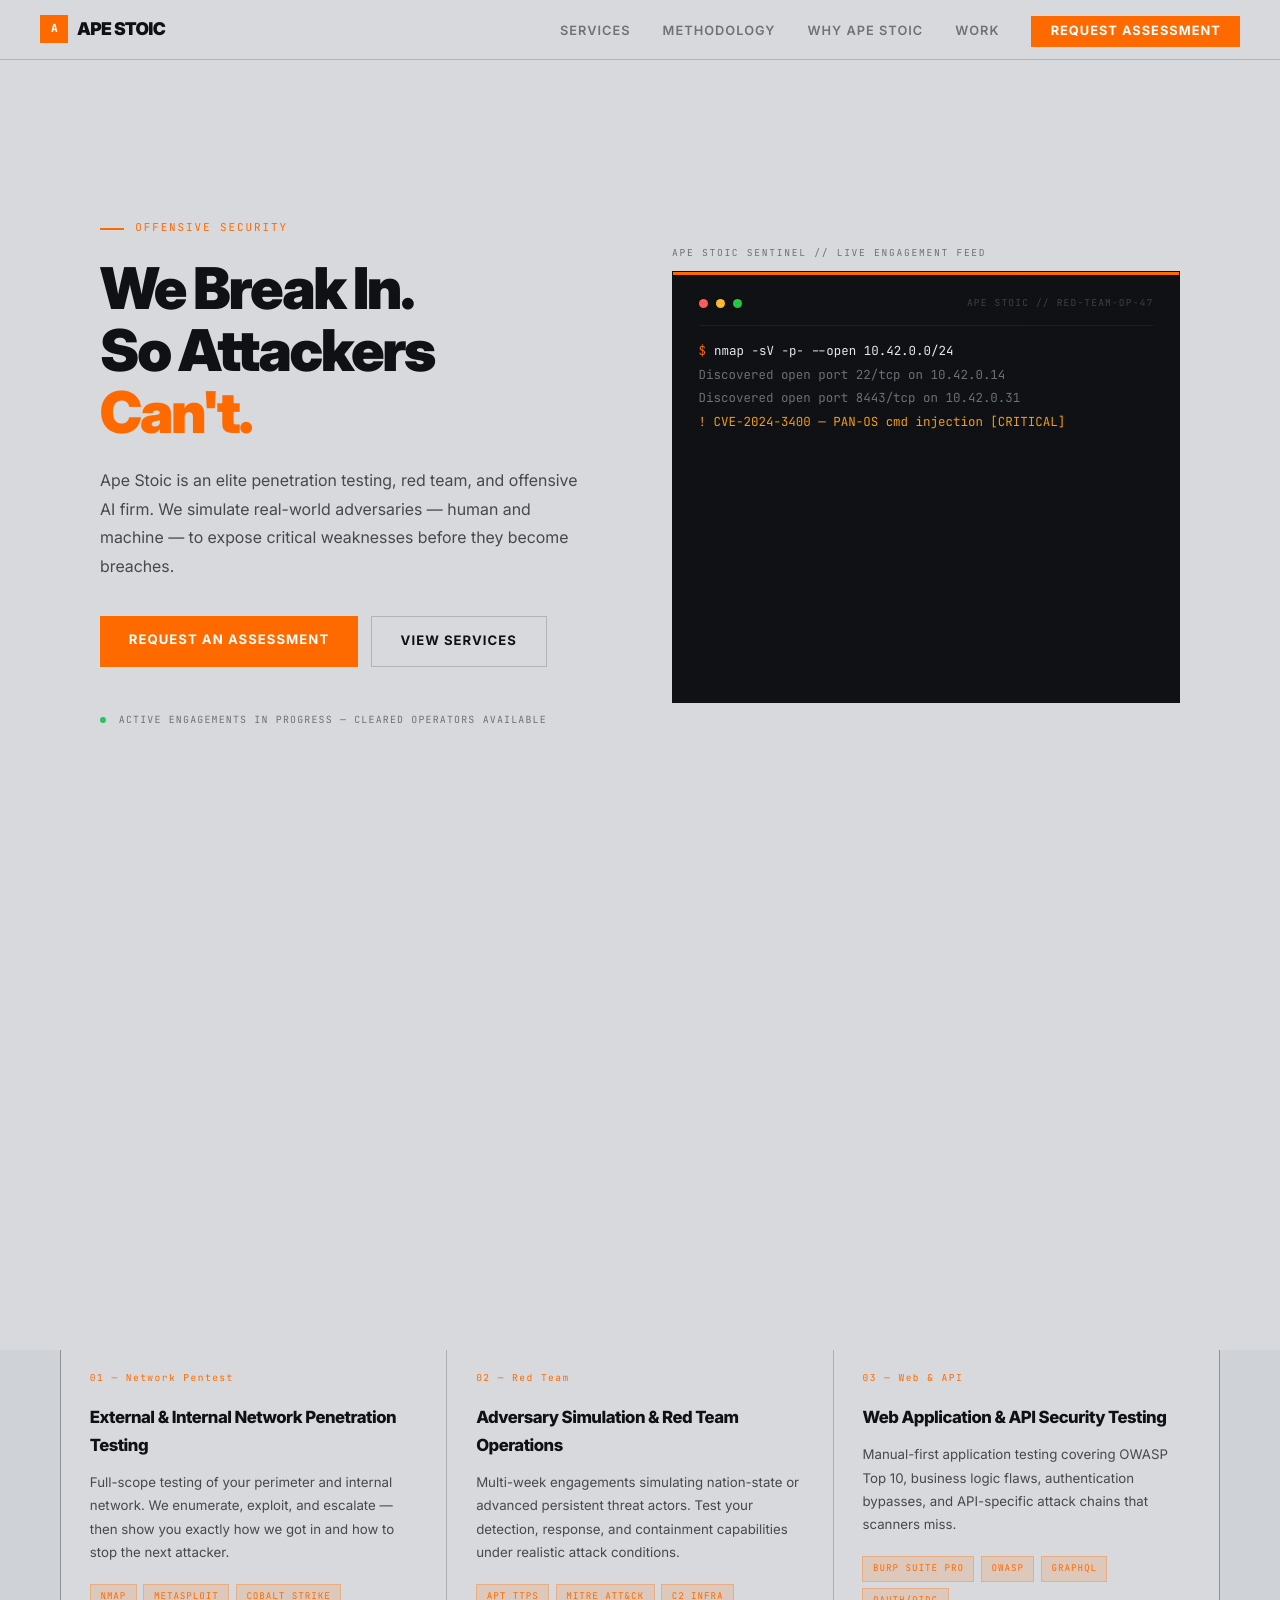
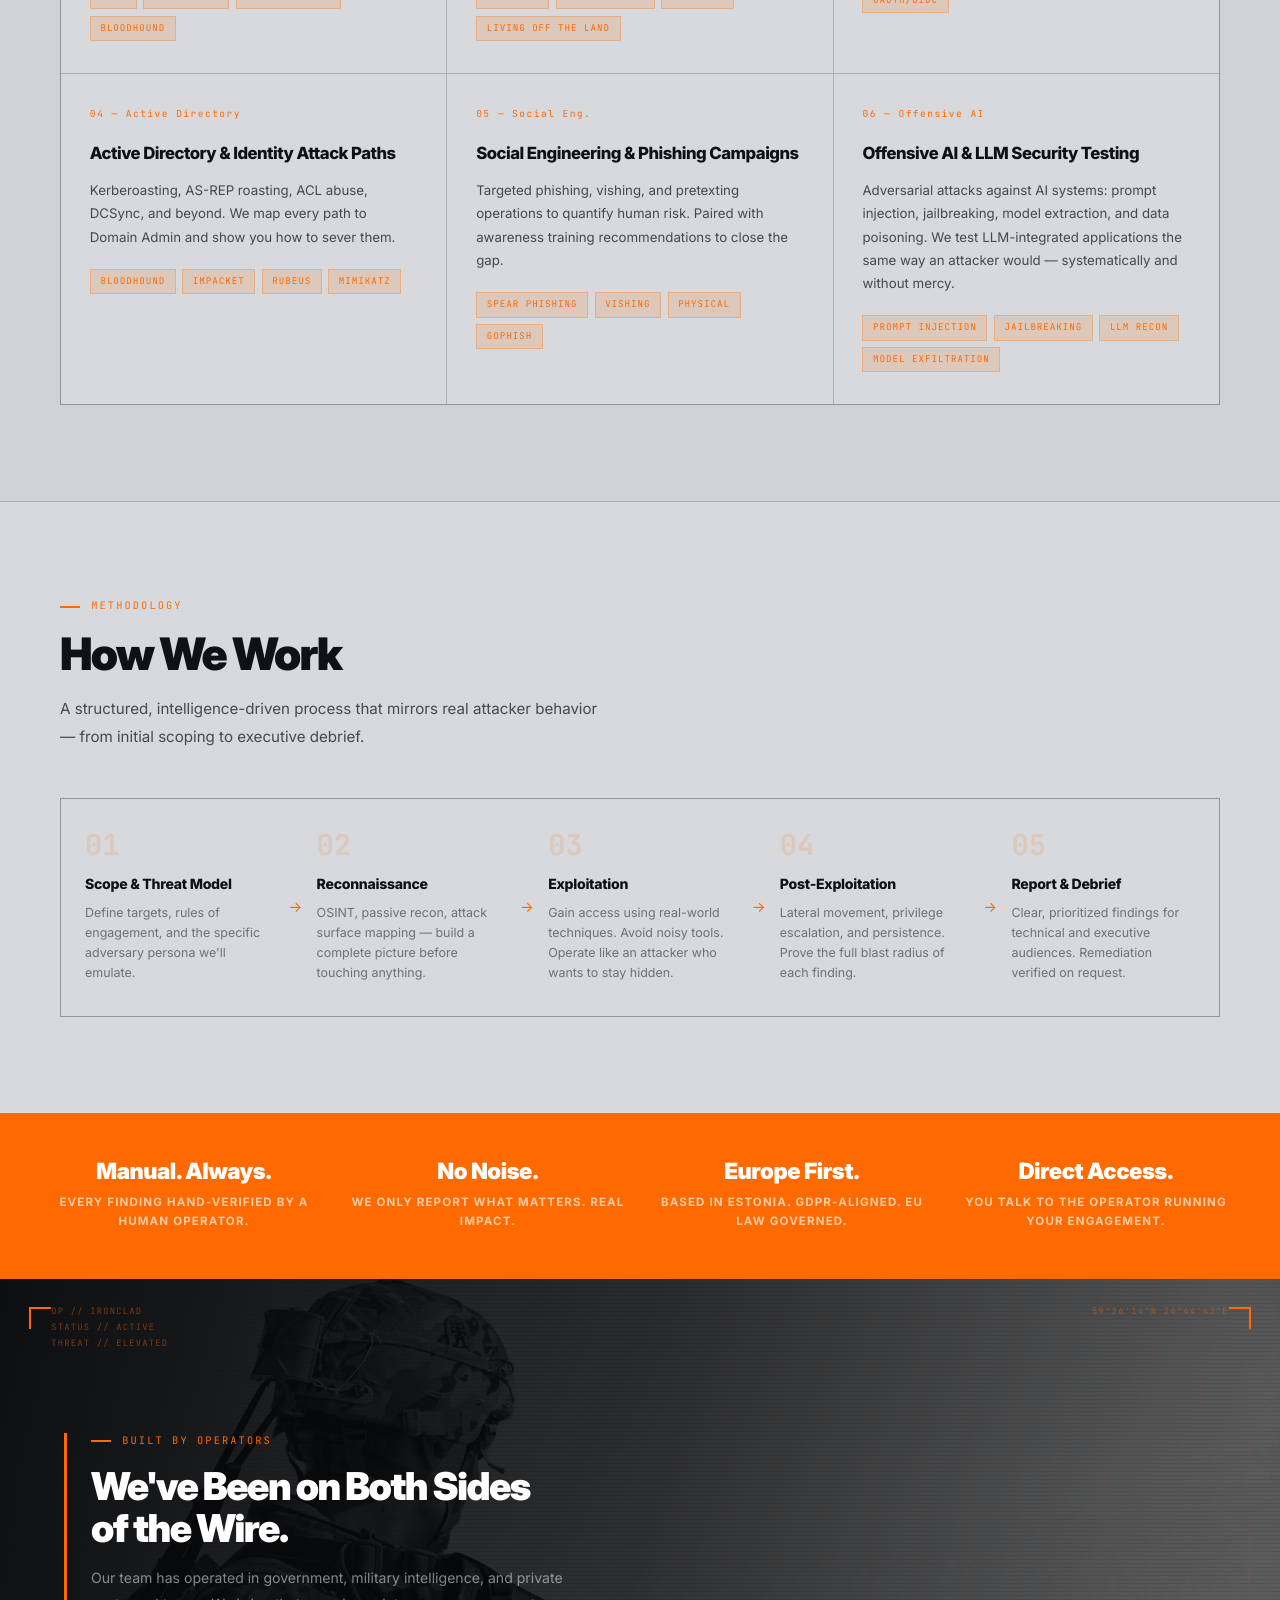
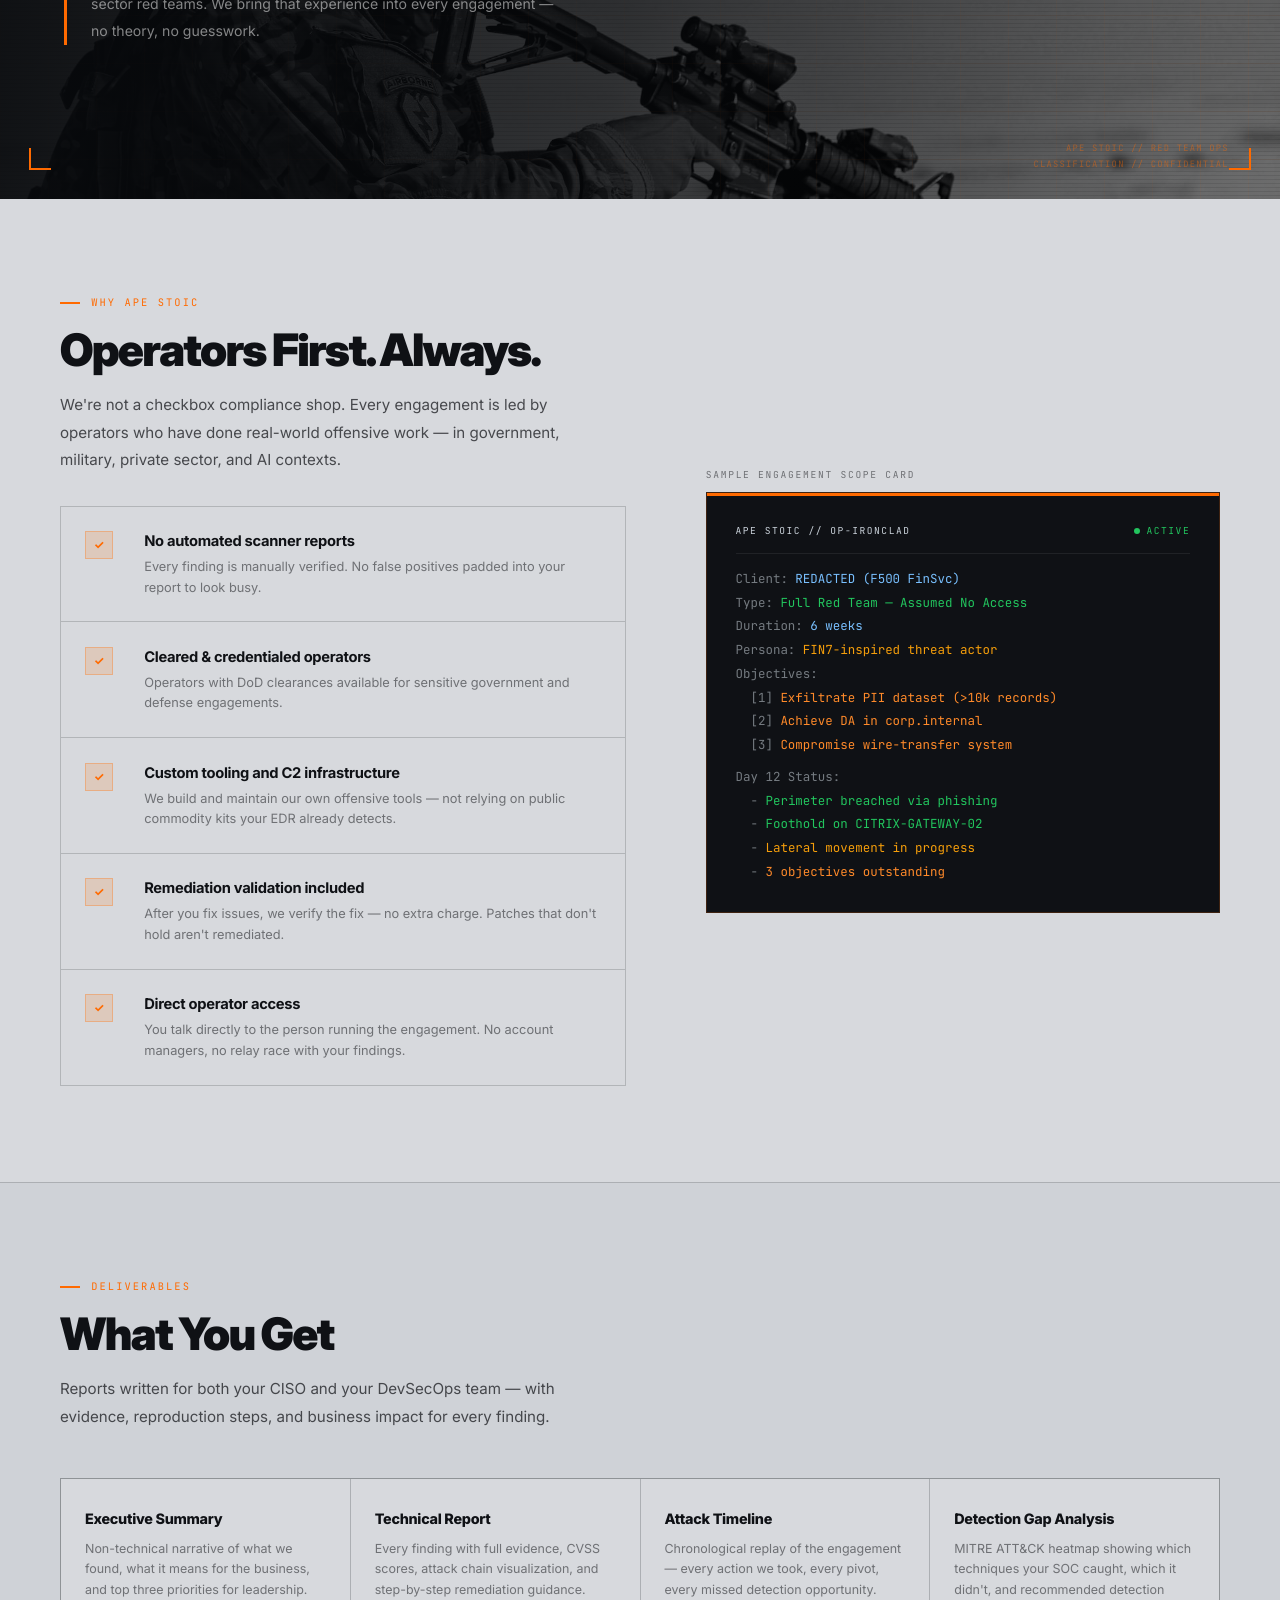
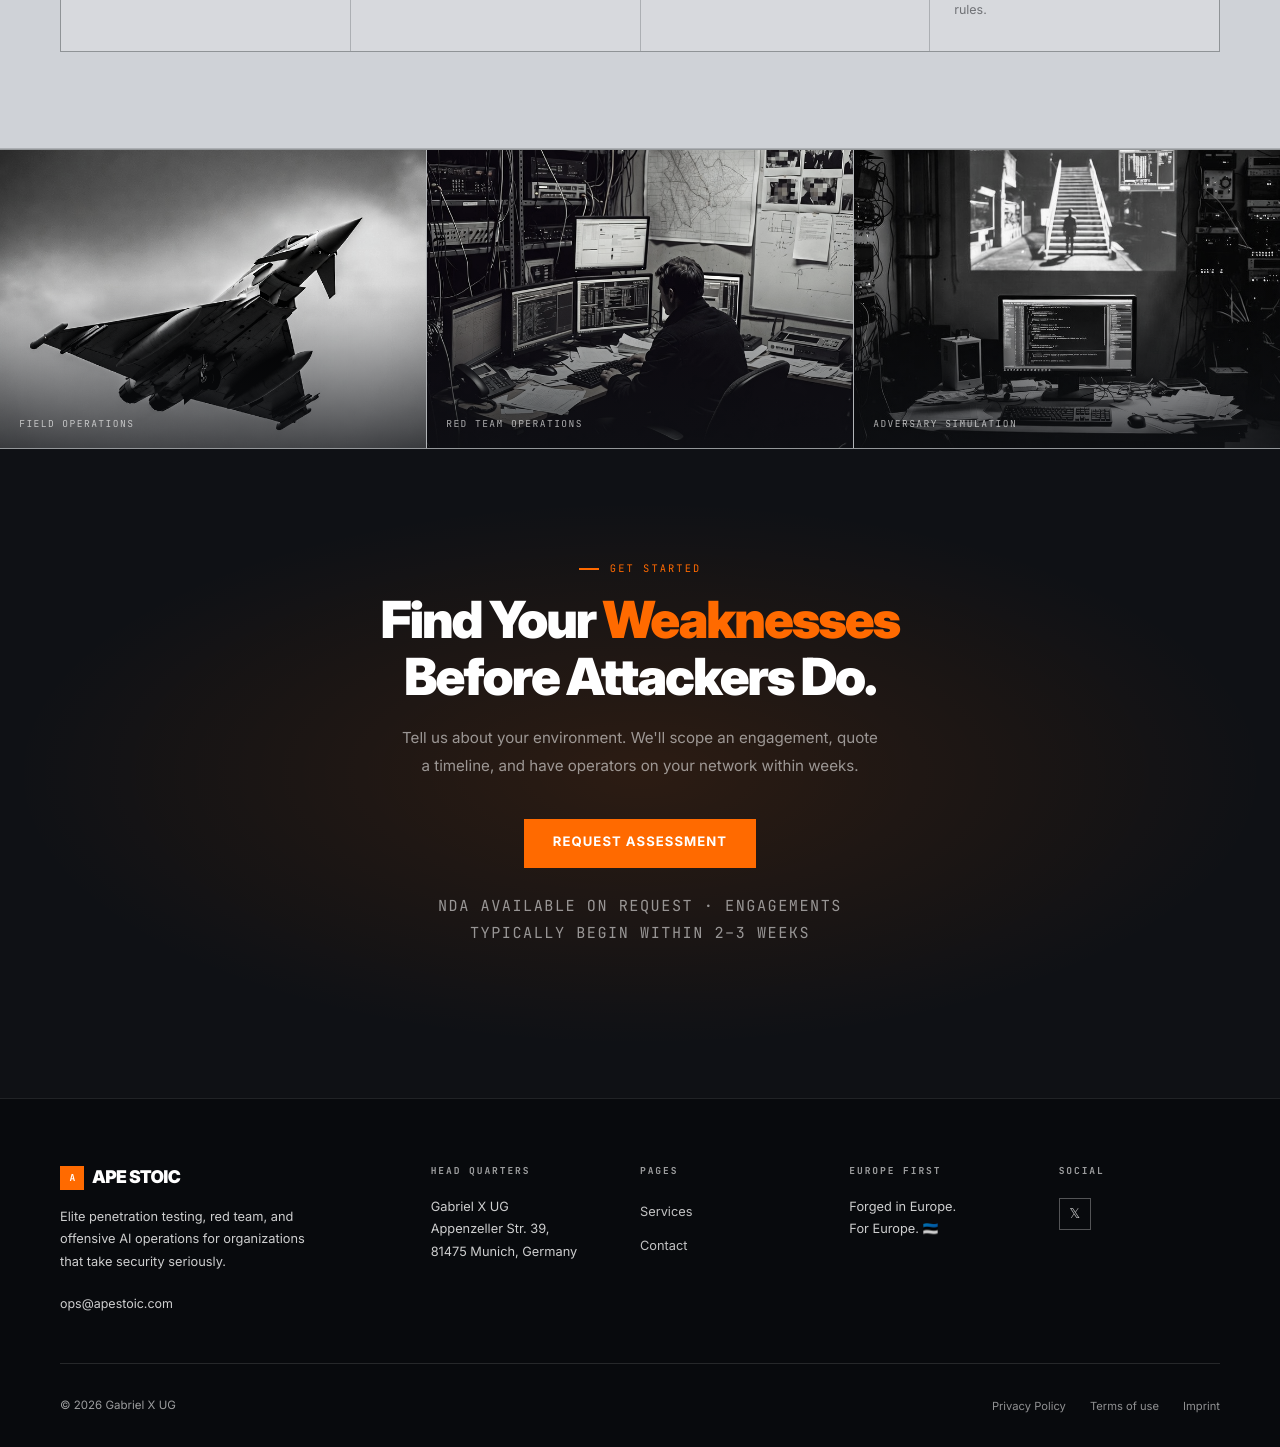
<file: index.html>
<!DOCTYPE html>
<html lang="en">
<head>
  <meta charset="UTF-8" />
  <meta name="viewport" content="width=device-width, initial-scale=1.0" />
  <title>Ape Stoic — Penetration Testing, Red Team & Offensive AI</title>
  <link rel="preconnect" href="https://fonts.googleapis.com" />
  <link rel="preconnect" href="https://fonts.gstatic.com" crossorigin />
  <link href="https://fonts.googleapis.com/css2?family=Inter:wght@400;500;600;700;800;900&family=JetBrains+Mono:wght@400;500;700&display=swap" rel="stylesheet" />
  <link rel="stylesheet" href="styles.css?v=2" />
</head>
<body class="loading">

  <!-- ── NAV ──────────────────────────────────────────────────── -->
  <nav id="navbar">
    <a href="#" class="nav-logo">
      <div class="nav-logo-mark">A</div>
      APE STOIC
    </a>
    <ul class="nav-links">
      <li><a href="#services">Services</a></li>
      <li><a href="#process">Methodology</a></li>
      <li><a href="#why">Why Ape Stoic</a></li>
      <li><a href="#work">Work</a></li>
      <li><a href="#contact" class="nav-cta">Request Assessment</a></li>
    </ul>

  </nav>

  <!-- ── HERO ─────────────────────────────────────────────────── -->
  <main>
    <div class="hero container">
      <div>
        <div class="hero-eyebrow">Offensive Security</div>
        <h1>
          We Break In.<br />
          So Attackers<br />
          <em>Can't.</em>
        </h1>
        <p class="hero-sub">
          Ape Stoic is an elite penetration testing, red team, and offensive AI firm.
          We simulate real-world adversaries — human and machine — to expose critical weaknesses
          before they become breaches.
        </p>
        <div class="hero-actions">
          <a href="#contact" class="btn-primary">Request an Assessment</a>
          <a href="#services" class="btn-ghost">View Services</a>
        </div>
        <div class="hero-trust">
          <span class="trust-dot"></span>
          Active engagements in progress — cleared operators available
        </div>
      </div>

      <div class="terminal-wrap fade-up">
        <div class="terminal-label">Ape Stoic Sentinel // Live Engagement Feed</div>
        <div class="terminal">
          <div class="t-bar">
            <div class="t-dot"></div>
            <div class="t-dot"></div>
            <div class="t-dot"></div>
            <span class="t-title">APE STOIC // RED-TEAM-OP-47</span>
          </div>
          <div class="t-line"><span class="t-prompt">$</span><span class="t-cmd"> nmap -sV -p- --open 10.42.0.0/24</span></div>
          <div class="t-line"><span class="t-dim">Discovered open port 22/tcp on 10.42.0.14</span></div>
          <div class="t-line"><span class="t-dim">Discovered open port 8443/tcp on 10.42.0.31</span></div>
          <div class="t-line"><span class="t-warn">! CVE-2024-3400 — PAN-OS cmd injection [CRITICAL]</span></div>
          <div class="t-gap"></div>
          <div class="t-line"><span class="t-prompt">$</span><span class="t-cmd"> ./exploit.py --target 10.42.0.31 --cve 2024-3400</span></div>
          <div class="t-line"><span class="t-out">✓ Shell obtained: root@fw-edge-01</span></div>
          <div class="t-line"><span class="t-out">✓ Pivoting to internal VLAN 10.10.0.0/16</span></div>
          <div class="t-gap"></div>
          <div class="t-line"><span class="t-prompt">$</span><span class="t-cmd"> bloodhound-python -d corp.internal -u svc_scan</span></div>
          <div class="t-line"><span class="t-out">✓ 1,847 objects ingested</span></div>
          <div class="t-line"><span class="t-warn">! Shortest path to DA: 3 hops via KERBEROAST</span></div>
          <div class="t-gap"></div>
          <div class="t-line"><span class="t-prompt">$</span><span class="t-cmd"> impacket-secretsdump -just-dc corp.internal/admin</span></div>
          <div class="t-line"><span class="t-err">■ Domain Admin hash captured — objective complete</span></div>
          <div class="t-gap"></div>
          <div class="t-line"><span class="t-prompt">$</span><span class="t-dim"> _<span class="blink"></span></span></div>
        </div>
      </div>
    </div>
  </main>

  <!-- ── TICKER ────────────────────────────────────────────────── -->
  <div class="divider-bar">
    <div class="ticker" id="ticker">
      <span class="ticker-item"><b>◆</b>Network Penetration Testing</span>
      <span class="ticker-item"><b>◆</b>Red Team Operations</span>
      <span class="ticker-item"><b>◆</b>Web Application Testing</span>
      <span class="ticker-item"><b>◆</b>Active Directory Attacks</span>
      <span class="ticker-item"><b>◆</b>Social Engineering</span>
      <span class="ticker-item"><b>◆</b>Offensive AI</span>
      <span class="ticker-item"><b>◆</b>Physical Security</span>
      <span class="ticker-item"><b>◆</b>Threat Intelligence</span>
      <span class="ticker-item"><b>◆</b>Purple Team Exercises</span>
      <span class="ticker-item"><b>◆</b>Network Penetration Testing</span>
      <span class="ticker-item"><b>◆</b>Red Team Operations</span>
      <span class="ticker-item"><b>◆</b>Web Application Testing</span>
      <span class="ticker-item"><b>◆</b>Active Directory Attacks</span>
      <span class="ticker-item"><b>◆</b>Social Engineering</span>
      <span class="ticker-item"><b>◆</b>Offensive AI</span>
      <span class="ticker-item"><b>◆</b>Physical Security</span>
      <span class="ticker-item"><b>◆</b>Threat Intelligence</span>
      <span class="ticker-item"><b>◆</b>Purple Team Exercises</span>
    </div>
  </div>

  <!-- ── LOGOS ─────────────────────────────────────────────────── -->
  <div class="logos-row">
    <div class="logos-inner">
      <span class="logo-txt">Fortune 500</span>
      <span class="logo-txt">Financial Services</span>
      <span class="logo-txt">Healthcare</span>
      <span class="logo-txt">Defense Contractors</span>
      <span class="logo-txt">Critical Infrastructure</span>
      <span class="logo-txt">SaaS / Tech</span>
      <span class="logo-txt">Private Equity</span>
      <span class="logo-txt">Fortune 500</span>
      <span class="logo-txt">Financial Services</span>
      <span class="logo-txt">Healthcare</span>
      <span class="logo-txt">Defense Contractors</span>
      <span class="logo-txt">Critical Infrastructure</span>
      <span class="logo-txt">SaaS / Tech</span>
      <span class="logo-txt">Private Equity</span>
    </div>
  </div>

  <!-- ── SERVICES ──────────────────────────────────────────────── -->
  <section class="section services-bg" id="services">
    <div class="container">
      <div class="services-header fade-up">
        <div>
          <div class="eyebrow">Services</div>
          <h2 class="section-title">Full-Spectrum Offensive Security</h2>
        </div>
        <p class="section-sub">
          Every engagement is scoped to your threat model, staffed with operators who have done this in the real world — networks, applications, and AI systems — not just a lab.
        </p>
      </div>

      <div class="services-grid fade-up">
        <div class="svc-card">
          <div class="svc-num">01 — Network Pentest</div>
          <h3>External & Internal Network Penetration Testing</h3>
          <p>Full-scope testing of your perimeter and internal network. We enumerate, exploit, and escalate — then show you exactly how we got in and how to stop the next attacker.</p>
          <div class="svc-tags">
            <span class="svc-tag">NMAP</span>
            <span class="svc-tag">Metasploit</span>
            <span class="svc-tag">Cobalt Strike</span>
            <span class="svc-tag">BloodHound</span>
          </div>
        </div>
        <div class="svc-card">
          <div class="svc-num">02 — Red Team</div>
          <h3>Adversary Simulation & Red Team Operations</h3>
          <p>Multi-week engagements simulating nation-state or advanced persistent threat actors. Test your detection, response, and containment capabilities under realistic attack conditions.</p>
          <div class="svc-tags">
            <span class="svc-tag">APT TTPs</span>
            <span class="svc-tag">MITRE ATT&CK</span>
            <span class="svc-tag">C2 Infra</span>
            <span class="svc-tag">Living off the Land</span>
          </div>
        </div>
        <div class="svc-card">
          <div class="svc-num">03 — Web & API</div>
          <h3>Web Application & API Security Testing</h3>
          <p>Manual-first application testing covering OWASP Top 10, business logic flaws, authentication bypasses, and API-specific attack chains that scanners miss.</p>
          <div class="svc-tags">
            <span class="svc-tag">Burp Suite Pro</span>
            <span class="svc-tag">OWASP</span>
            <span class="svc-tag">GraphQL</span>
            <span class="svc-tag">OAuth/OIDC</span>
          </div>
        </div>
        <div class="svc-card">
          <div class="svc-num">04 — Active Directory</div>
          <h3>Active Directory & Identity Attack Paths</h3>
          <p>Kerberoasting, AS-REP roasting, ACL abuse, DCSync, and beyond. We map every path to Domain Admin and show you how to sever them.</p>
          <div class="svc-tags">
            <span class="svc-tag">BloodHound</span>
            <span class="svc-tag">Impacket</span>
            <span class="svc-tag">Rubeus</span>
            <span class="svc-tag">Mimikatz</span>
          </div>
        </div>
        <div class="svc-card">
          <div class="svc-num">05 — Social Eng.</div>
          <h3>Social Engineering & Phishing Campaigns</h3>
          <p>Targeted phishing, vishing, and pretexting operations to quantify human risk. Paired with awareness training recommendations to close the gap.</p>
          <div class="svc-tags">
            <span class="svc-tag">Spear Phishing</span>
            <span class="svc-tag">Vishing</span>
            <span class="svc-tag">Physical</span>
            <span class="svc-tag">GoPhish</span>
          </div>
        </div>
        <div class="svc-card">
          <div class="svc-num">06 — Offensive AI</div>
          <h3>Offensive AI & LLM Security Testing</h3>
          <p>Adversarial attacks against AI systems: prompt injection, jailbreaking, model extraction, and data poisoning. We test LLM-integrated applications the same way an attacker would — systematically and without mercy.</p>
          <div class="svc-tags">
            <span class="svc-tag">Prompt Injection</span>
            <span class="svc-tag">Jailbreaking</span>
            <span class="svc-tag">LLM Recon</span>
            <span class="svc-tag">Model Exfiltration</span>
          </div>
        </div>
      </div>
    </div>
  </section>

  <!-- ── PROCESS ────────────────────────────────────────────────── -->
  <section class="section" id="process">
    <div class="container">
      <div class="fade-up">
        <div class="eyebrow">Methodology</div>
        <h2 class="section-title">How We Work</h2>
        <p class="section-sub">A structured, intelligence-driven process that mirrors real attacker behavior — from initial scoping to executive debrief.</p>
      </div>
      <div class="process-grid fade-up">
        <div class="process-step">
          <div class="step-n">01</div>
          <h4>Scope & Threat Model</h4>
          <p>Define targets, rules of engagement, and the specific adversary persona we'll emulate.</p>
        </div>
        <div class="process-step">
          <div class="step-n">02</div>
          <h4>Reconnaissance</h4>
          <p>OSINT, passive recon, attack surface mapping — build a complete picture before touching anything.</p>
        </div>
        <div class="process-step">
          <div class="step-n">03</div>
          <h4>Exploitation</h4>
          <p>Gain access using real-world techniques. Avoid noisy tools. Operate like an attacker who wants to stay hidden.</p>
        </div>
        <div class="process-step">
          <div class="step-n">04</div>
          <h4>Post-Exploitation</h4>
          <p>Lateral movement, privilege escalation, and persistence. Prove the full blast radius of each finding.</p>
        </div>
        <div class="process-step">
          <div class="step-n">05</div>
          <h4>Report & Debrief</h4>
          <p>Clear, prioritized findings for technical and executive audiences. Remediation verified on request.</p>
        </div>
      </div>
    </div>
  </section>

  <!-- ── PRINCIPLES STRIP ───────────────────────────────────────── -->
  <div class="stats-strip">
    <div>
      <div class="stat-num" style="font-size:1.4rem; letter-spacing:-0.02em">Manual. Always.</div>
      <div class="stat-desc" style="margin-top:0.6rem">Every finding hand-verified by a human operator.</div>
    </div>
    <div>
      <div class="stat-num" style="font-size:1.4rem; letter-spacing:-0.02em">No Noise.</div>
      <div class="stat-desc" style="margin-top:0.6rem">We only report what matters. Real impact.</div>
    </div>
    <div>
      <div class="stat-num" style="font-size:1.4rem; letter-spacing:-0.02em">Europe First.</div>
      <div class="stat-desc" style="margin-top:0.6rem">Based in Estonia. GDPR-aligned. EU law governed.</div>
    </div>
    <div>
      <div class="stat-num" style="font-size:1.4rem; letter-spacing:-0.02em">Direct Access.</div>
      <div class="stat-desc" style="margin-top:0.6rem">You talk to the operator running your engagement.</div>
    </div>
  </div>

  <!-- ── PHOTO BANNER ──────────────────────────────────────────── -->
  <div class="photo-banner">
    <img
      src="img/miltec1.jpg"
      alt="Military operator in the field"
      loading="lazy"
    />
    <div class="photo-banner-scanlines"></div>

    <!-- Corner viewfinder brackets -->
    <div class="photo-banner-corner photo-banner-corner--tl"></div>
    <div class="photo-banner-corner photo-banner-corner--tr"></div>
    <div class="photo-banner-corner photo-banner-corner--bl"></div>
    <div class="photo-banner-corner photo-banner-corner--br"></div>

    <!-- HUD data readouts -->
    <div class="photo-banner-hud photo-banner-hud--tl">
      OP // IRONCLAD<br />
      STATUS // ACTIVE<br />
      THREAT // ELEVATED
    </div>
    <div class="photo-banner-hud photo-banner-hud--tr">
      59°26'14"N 24°44'43"E
    </div>
    <div class="photo-banner-hud photo-banner-hud--br">
      APE STOIC // RED TEAM OPS<br />
      CLASSIFICATION // CONFIDENTIAL
    </div>

    <div class="photo-banner-overlay">
      <div class="photo-banner-text">
        <div class="eyebrow">Built by Operators</div>
        <h2>We've Been on Both Sides of the Wire.</h2>
        <p>Our team has operated in government, military intelligence, and private sector red teams. We bring that experience into every engagement — no theory, no guesswork.</p>
      </div>
    </div>
  </div>

  <!-- ── WHY STOIC ─────────────────────────────────────────────── -->
  <section class="section" id="why">
    <div class="container why-grid">
      <div class="fade-up">
        <div class="eyebrow">Why Ape Stoic</div>
        <h2 class="section-title">Operators First. Always.</h2>
        <p class="section-sub">We're not a checkbox compliance shop. Every engagement is led by operators who have done real-world offensive work — in government, military, private sector, and AI contexts.</p>

        <ul class="why-list">
          <li class="why-item">
            <div class="why-check">✓</div>
            <div>
              <h4>No automated scanner reports</h4>
              <p>Every finding is manually verified. No false positives padded into your report to look busy.</p>
            </div>
          </li>
          <li class="why-item">
            <div class="why-check">✓</div>
            <div>
              <h4>Cleared & credentialed operators</h4>
              <p>Operators with DoD clearances available for sensitive government and defense engagements.</p>
            </div>
          </li>
          <li class="why-item">
            <div class="why-check">✓</div>
            <div>
              <h4>Custom tooling and C2 infrastructure</h4>
              <p>We build and maintain our own offensive tools — not relying on public commodity kits your EDR already detects.</p>
            </div>
          </li>
          <li class="why-item">
            <div class="why-check">✓</div>
            <div>
              <h4>Remediation validation included</h4>
              <p>After you fix issues, we verify the fix — no extra charge. Patches that don't hold aren't remediated.</p>
            </div>
          </li>
          <li class="why-item">
            <div class="why-check">✓</div>
            <div>
              <h4>Direct operator access</h4>
              <p>You talk directly to the person running the engagement. No account managers, no relay race with your findings.</p>
            </div>
          </li>
        </ul>
      </div>

      <div class="fade-up">
        <div class="terminal-label" style="color:var(--text-dim); font-family:var(--font-mono); font-size:0.6rem; text-transform:uppercase; letter-spacing:0.18em; margin-bottom:0.6rem">Sample Engagement Scope Card</div>
        <div class="scope-card">
          <div class="scope-header">
            <span>APE STOIC // OP-IRONCLAD</span>
            <span class="scope-live"><span class="scope-live-dot"></span>ACTIVE</span>
          </div>
          <div class="scope-line">Client:       <span class="scope-key">REDACTED (F500 FinSvc)</span></div>
          <div class="scope-line">Type:         <span class="scope-ok">Full Red Team — Assumed No Access</span></div>
          <div class="scope-line">Duration:     <span class="scope-key">6 weeks</span></div>
          <div class="scope-line">Persona:      <span class="scope-warn">FIN7-inspired threat actor</span></div>
          <div class="scope-line">Objectives:</div>
          <div class="scope-line">&nbsp;&nbsp;[1] <span class="scope-hit">Exfiltrate PII dataset (&gt;10k records)</span></div>
          <div class="scope-line">&nbsp;&nbsp;[2] <span class="scope-hit">Achieve DA in corp.internal</span></div>
          <div class="scope-line">&nbsp;&nbsp;[3] <span class="scope-hit">Compromise wire-transfer system</span></div>
          <div style="height:0.5rem"></div>
          <div class="scope-line">Day 12 Status:</div>
          <div class="scope-line">&nbsp;&nbsp;- <span class="scope-ok">Perimeter breached via phishing</span></div>
          <div class="scope-line">&nbsp;&nbsp;- <span class="scope-ok">Foothold on CITRIX-GATEWAY-02</span></div>
          <div class="scope-line">&nbsp;&nbsp;- <span class="scope-warn">Lateral movement in progress</span></div>
          <div class="scope-line">&nbsp;&nbsp;- <span class="scope-hit">3 objectives outstanding</span></div>
        </div>
      </div>
    </div>
  </section>

  <!-- ── DELIVERABLES ───────────────────────────────────────────── -->
  <section class="section services-bg" id="work">
    <div class="container">
      <div class="fade-up">
        <div class="eyebrow">Deliverables</div>
        <h2 class="section-title">What You Get</h2>
        <p class="section-sub">Reports written for both your CISO and your DevSecOps team — with evidence, reproduction steps, and business impact for every finding.</p>
      </div>
      <div class="deliver-grid fade-up">
        <div class="deliver-card">
          <h4>Executive Summary</h4>
          <p>Non-technical narrative of what we found, what it means for the business, and top three priorities for leadership.</p>
        </div>
        <div class="deliver-card">
          <h4>Technical Report</h4>
          <p>Every finding with full evidence, CVSS scores, attack chain visualization, and step-by-step remediation guidance.</p>
        </div>
        <div class="deliver-card">
          <h4>Attack Timeline</h4>
          <p>Chronological replay of the engagement — every action we took, every pivot, every missed detection opportunity.</p>
        </div>
        <div class="deliver-card">
          <h4>Detection Gap Analysis</h4>
          <p>MITRE ATT&CK heatmap showing which techniques your SOC caught, which it didn't, and recommended detection rules.</p>
        </div>
      </div>
    </div>
  </section>

  <!-- ── PHOTO GRID ────────────────────────────────────────────── -->
  <div class="photo-grid">
    <div class="photo-cell">
      <img
        src="img/miltec4.jpg"
        alt="Operator with weapon"
        loading="lazy"
      />
      <div class="photo-cell-overlay"></div>
      <div class="photo-cell-label">Field Operations</div>
    </div>
    <div class="photo-cell">
      <img
        src="img/miltec2.jpg"
        alt="Tactical engagement"
        loading="lazy"
        style="object-position: 70% center"
      />
      <div class="photo-cell-overlay"></div>
      <div class="photo-cell-label">Red Team Operations</div>
    </div>
    <div class="photo-cell">
      <img
        src="img/miltec3.jpg"
        alt="Military readiness"
        loading="lazy"
        style="object-position: 30% center"
      />
      <div class="photo-cell-overlay"></div>
      <div class="photo-cell-label">Adversary Simulation</div>
    </div>
  </div>


<!-- ── CTA ───────────────────────────────────────────────────── -->
<section class="cta-section" id="contact">
  <div class="eyebrow" style="justify-content:center; color:var(--red)">Get Started</div>
  <h2 class="fade-up">Find Your <em>Weaknesses</em><br />Before Attackers Do.</h2>
  <p class="fade-up">Tell us about your environment. We'll scope an engagement, quote a timeline, and have operators on your network within weeks.</p>
  <div class="cta-form fade-up">
    <a href="mailto:ops@apestoic.com?subject=Assessment%20Request" class="btn-primary">Request Assessment</a>
  </div>
  <p class="cta-note fade-up">NDA available on request · Engagements typically begin within 2–3 weeks</p>
</section>

  <!-- ── FOOTER ────────────────────────────────────────────────── -->
  <footer>
    <div class="footer-inner">
      <div class="footer-top">
        <div>
          <div class="footer-logo">
            <div class="footer-logo-mark">A</div>
            APE STOIC
          </div>
          <p class="footer-brand-desc">
            Elite penetration testing, red team, and offensive AI operations for organizations that take security seriously.
          </p>
          <div class="footer-contact-links">
            <a href="mailto:ops@apestoic.com">ops@apestoic.com</a>
          </div>
        </div>

        <div class="footer-col">
          <h5>Head Quarters</h5>
          <p class="footer-brand-desc">
            Gabriel X UG<br />
            Appenzeller Str. 39,<br />
            81475 Munich, Germany
          </p>
        </div>

        <div class="footer-col">
          <h5>Pages</h5>
          <ul>
            <li><a href="#services">Services</a></li>
            <li><a href="#contact">Contact</a></li>
          </ul>
        </div>

        <div class="footer-col">
          <h5>Europe First</h5>
          <p class="footer-brand-desc">Forged in Europe.<br /> 
            For Europe. 🇪🇪
          </p>
        </div>

      <div class="footer-col">
        <h5>Social</h5>
        <div class="footer-social">
          <a href="https://x.com/apestoic" target="_blank" rel="noopener noreferrer" aria-label="X / Twitter">𝕏</a>
        </div>
      </div>
    </div>



      <div class="footer-bottom">
        <p>© 2026 Gabriel X UG</p>
        <div class="footer-legal">
          <a href="privacy.html">Privacy Policy</a>
          <a href="terms.html">Terms of use</a>
          <a href="imprint.html">Imprint</a>
        </div>
      </div>
    </div>
  </footer>

  <script src="main.js?v=2"></script>
</body>
</html>
</file>
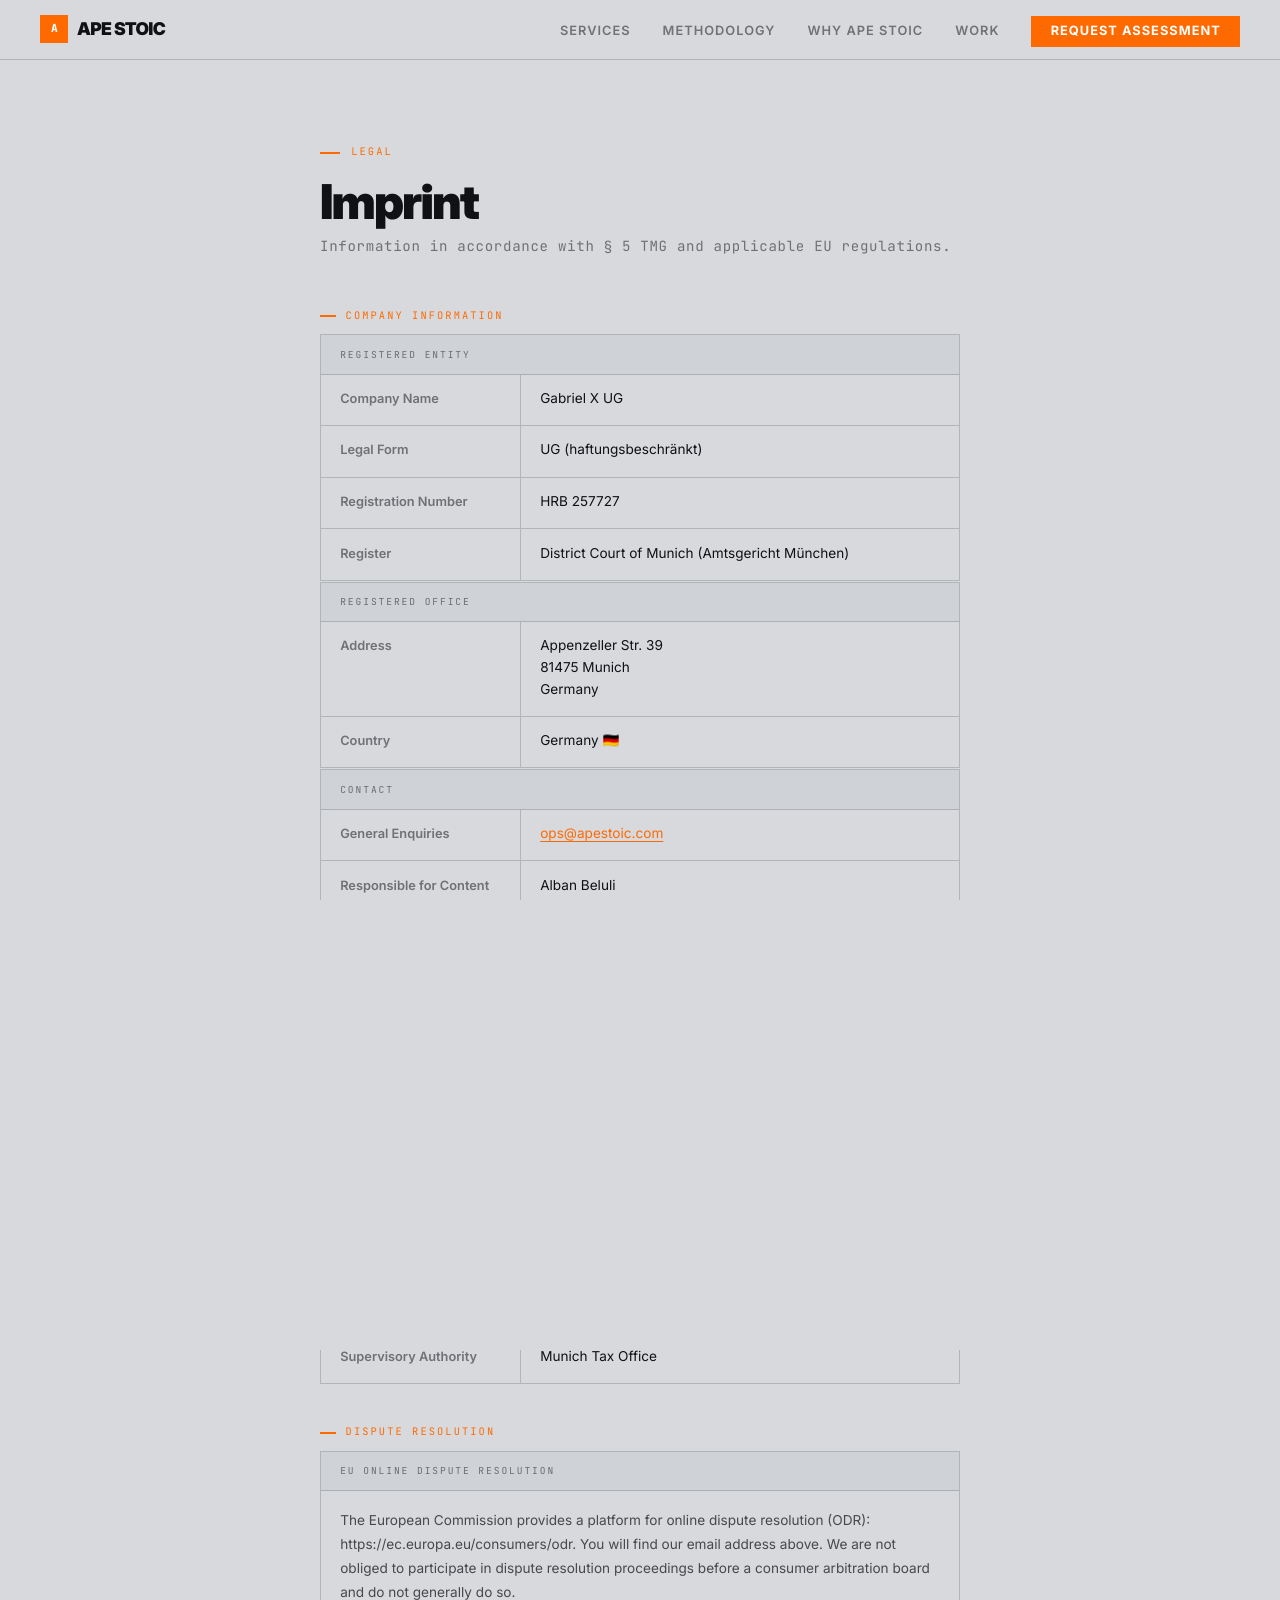
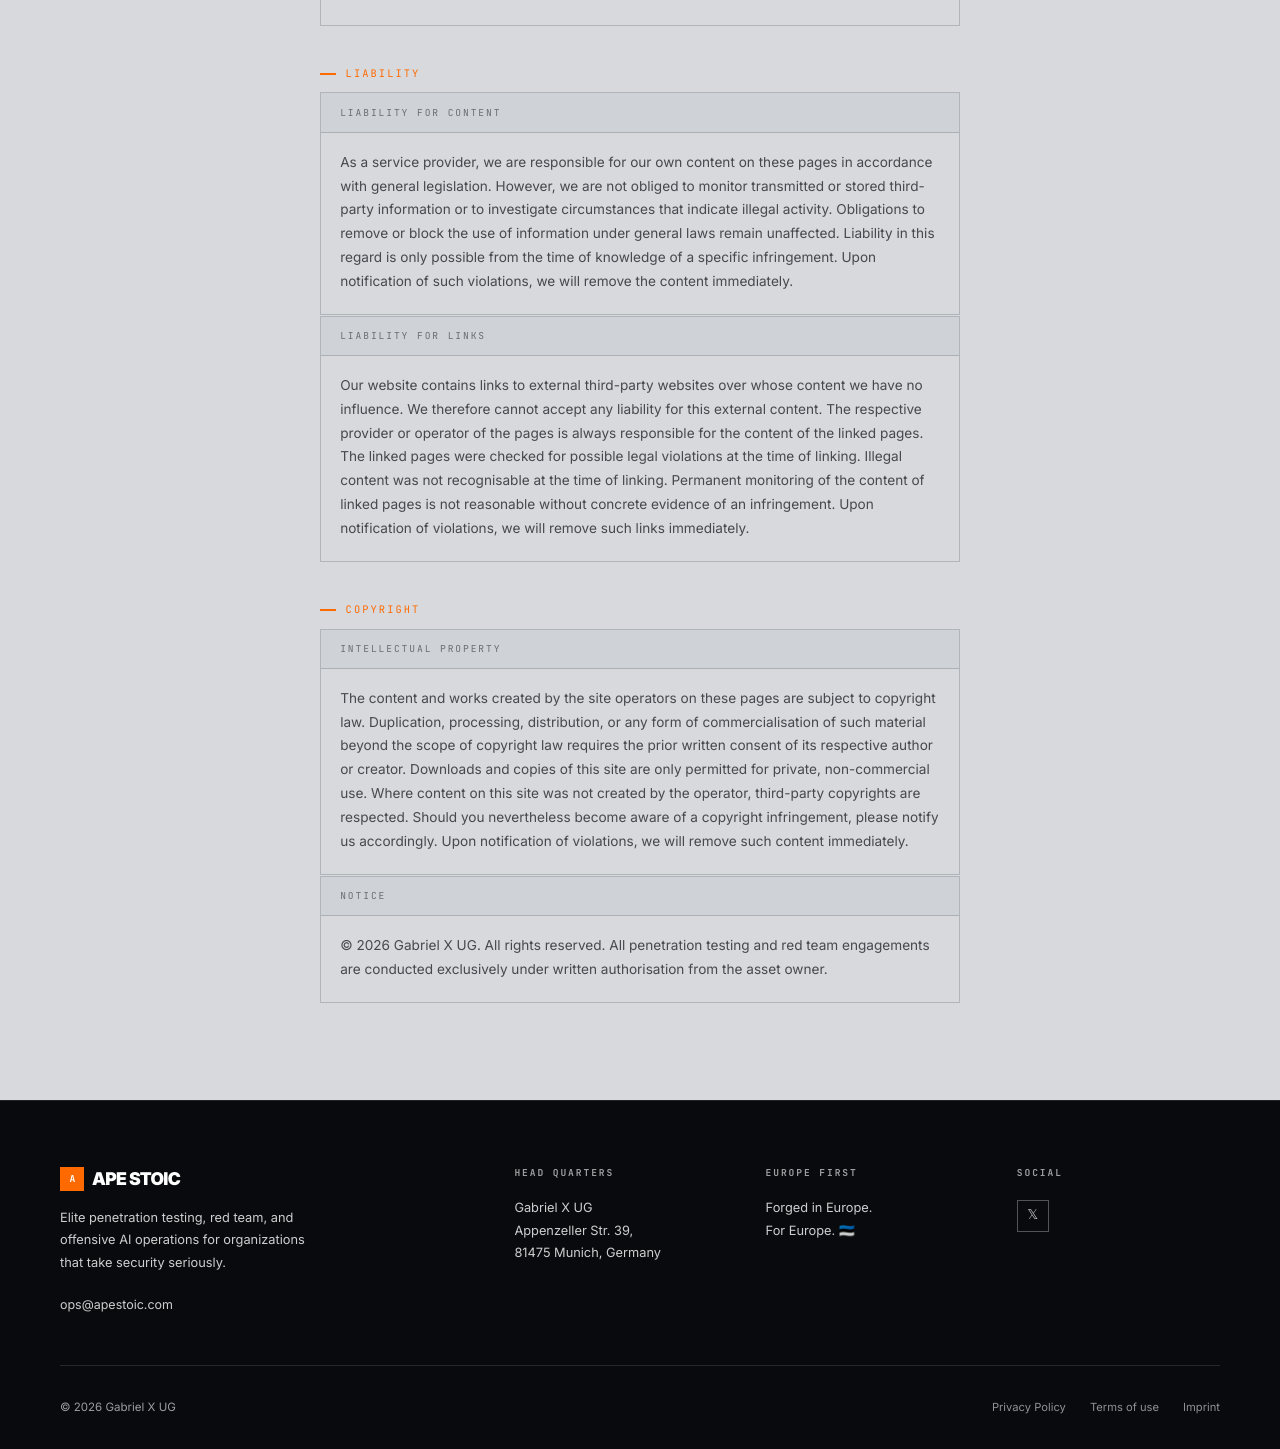
<file: imprint.html>
<!DOCTYPE html>
<html lang="en">
<head>
  <meta charset="UTF-8" />
  <meta name="viewport" content="width=device-width, initial-scale=1.0" />
  <title>Imprint — Gabriel X UG</title>
  <link rel="preconnect" href="https://fonts.googleapis.com" />
  <link rel="preconnect" href="https://fonts.gstatic.com" crossorigin />
  <link href="https://fonts.googleapis.com/css2?family=Inter:wght@400;500;600;700;800;900&family=JetBrains+Mono:wght@400;500;700&display=swap" rel="stylesheet" />
  <link rel="stylesheet" href="styles.css" />
  <style>
    .imprint-page {
      max-width: 720px;
      margin: 0 auto;
      padding: 9rem 2.5rem 6rem;
    }

    .imprint-page h1 {
      font-size: clamp(2rem, 4vw, 3rem);
      font-weight: 900;
      letter-spacing: -0.04em;
      line-height: 1.1;
      margin-bottom: 0.5rem;
    }

    .imprint-intro {
      font-size: 0.88rem;
      color: var(--text-dim);
      margin-bottom: 3rem;
      font-family: var(--font-mono);
      letter-spacing: 0.05em;
    }

    .imprint-block {
      border: 1px solid var(--border);
      margin-bottom: 1px;
    }

    .imprint-block:first-of-type { border-top: 2px solid var(--red); }

    .imprint-block-title {
      background: var(--bg-secondary);
      border-bottom: 1px solid var(--border);
      padding: 0.7rem 1.2rem;
      font-family: var(--font-mono);
      font-size: 0.6rem;
      text-transform: uppercase;
      letter-spacing: 0.2em;
      color: var(--text-dim);
    }

    .imprint-rows { display: flex; flex-direction: column; }

    .imprint-row {
      display: grid;
      grid-template-columns: 200px 1fr;
      border-bottom: 1px solid var(--border);
    }

    .imprint-row:last-child { border-bottom: none; }

    .imprint-key {
      padding: 0.9rem 1.2rem;
      font-size: 0.8rem;
      font-weight: 600;
      color: var(--text-dim);
      border-right: 1px solid var(--border);
    }

    .imprint-val {
      padding: 0.9rem 1.2rem;
      font-size: 0.85rem;
      color: var(--text-primary);
      line-height: 1.6;
    }

    .imprint-val a {
      color: var(--red);
      text-decoration: underline;
      text-underline-offset: 3px;
    }

    .imprint-val a:hover { color: var(--red-dark); }

    .imprint-val .placeholder {
      font-family: var(--font-mono);
      font-size: 0.75rem;
      color: var(--text-dim);
      background: var(--bg-secondary);
      border: 1px dashed var(--border);
      padding: 0.2rem 0.6rem;
      display: inline-block;
    }

    .imprint-prose {
      padding: 1.2rem;
      font-size: 0.85rem;
      color: var(--text-secondary);
      line-height: 1.75;
    }

    .imprint-section-gap { margin-top: 2.5rem; }

    .imprint-section-heading {
      font-size: 0.65rem;
      font-family: var(--font-mono);
      text-transform: uppercase;
      letter-spacing: 0.2em;
      color: var(--red);
      margin-bottom: 0.6rem;
      display: flex;
      align-items: center;
      gap: 0.6rem;
    }

    .imprint-section-heading::before { content: ''; width: 16px; height: 2px; background: var(--red); }

    @media (max-width: 600px) {
      .imprint-row { grid-template-columns: 1fr; }
      .imprint-key { border-right: none; border-bottom: 1px solid var(--border); padding-bottom: 0.4rem; }
    }
  </style>
</head>
<body>

  <!-- ── NAV ──────────────────────────────────────────────────── -->
  <nav id="navbar">
    <a href="index.html" class="nav-logo">
      <div class="nav-logo-mark">A</div>
      APE STOIC
    </a>
    <ul class="nav-links">
      <li><a href="index.html#services">Services</a></li>
      <li><a href="index.html#process">Methodology</a></li>
      <li><a href="index.html#why">Why Ape Stoic</a></li>
      <li><a href="index.html#work">Work</a></li>
      <li><a href="index.html#contact" class="nav-cta">Request Assessment</a></li>
    </ul>
    <button class="nav-burger" aria-label="Toggle menu" aria-expanded="false">
      <span></span><span></span><span></span>
    </button>
  </nav>

  <!-- ── CONTENT ───────────────────────────────────────────────── -->
  <main class="imprint-page">

    <div class="eyebrow">Legal</div>
    <h1>Imprint</h1>
    <p class="imprint-intro">Information in accordance with § 5 TMG and applicable EU regulations.</p>

    <!-- Company Information -->
    <div class="imprint-section-heading">Company Information</div>
    <div class="imprint-block">
      <div class="imprint-block-title">Registered Entity</div>
      <div class="imprint-rows">
        <div class="imprint-row">
          <div class="imprint-key">Company Name</div>
          <div class="imprint-val">Gabriel X UG</div>
        </div>
        <div class="imprint-row">
          <div class="imprint-key">Legal Form</div>
          <div class="imprint-val">UG (haftungsbeschränkt)</div>
        </div>
        <div class="imprint-row">
          <div class="imprint-key">Registration Number</div>
          <div class="imprint-val">HRB 257727</div>
        </div>
        <div class="imprint-row">
          <div class="imprint-key">Register</div>
          <div class="imprint-val">District Court of Munich (Amtsgericht München)</div>
        </div>
      </div>
    </div>

    <!-- Registered Office -->
    <div class="imprint-block">
      <div class="imprint-block-title">Registered Office</div>
      <div class="imprint-rows">
        <div class="imprint-row">
          <div class="imprint-key">Address</div>
          <div class="imprint-val">Appenzeller Str. 39<br />81475 Munich<br />Germany</div>
        </div>
        <div class="imprint-row">
          <div class="imprint-key">Country</div>
          <div class="imprint-val">Germany 🇩🇪</div>
        </div>
      </div>
    </div>

    <!-- Contact -->
    <div class="imprint-block">
      <div class="imprint-block-title">Contact</div>
      <div class="imprint-rows">
        <div class="imprint-row">
          <div class="imprint-key">General Enquiries</div>
          <div class="imprint-val"><a href="mailto:ops@apestoic.com">ops@apestoic.com</a></div>
        </div>
        <div class="imprint-row">
          <div class="imprint-key">Responsible for Content</div>
          <div class="imprint-val">Alban Beluli</div>
        </div>
      </div>
    </div>

    <!-- Management -->
    <div class="imprint-section-gap"></div>
    <div class="imprint-section-heading">Management</div>
    <div class="imprint-block">
      <div class="imprint-block-title">Management & Ownership</div>
      <div class="imprint-rows">
        <div class="imprint-row">
          <div class="imprint-key">Managing Director</div>
          <div class="imprint-val">Alban Beluli</div>
        </div>
        <div class="imprint-row">
          <div class="imprint-key">Ownership</div>
          <div class="imprint-val">Alban Beluli owns 100% of Gabriel X UG</div>
        </div>
      </div>
    </div>

    <!-- Legal Information -->
    <div class="imprint-section-gap"></div>
    <div class="imprint-section-heading">Legal Information</div>
    <div class="imprint-block">
      <div class="imprint-block-title">Registration & Authorities</div>
      <div class="imprint-rows">
        <div class="imprint-row">
          <div class="imprint-key">Commercial Register</div>
          <div class="imprint-val">Registered with the District Court of Munich</div>
        </div>
        <div class="imprint-row">
          <div class="imprint-key">Court of Registry</div>
          <div class="imprint-val">District Court of Munich</div>
        </div>
        <div class="imprint-row">
          <div class="imprint-key">Supervisory Authority</div>
          <div class="imprint-val">Munich Tax Office</div>
        </div>
      </div>
    </div>

    <!-- Dispute Resolution -->
    <div class="imprint-section-gap"></div>
    <div class="imprint-section-heading">Dispute Resolution</div>
    <div class="imprint-block">
      <div class="imprint-block-title">EU Online Dispute Resolution</div>
      <div class="imprint-prose">
        The European Commission provides a platform for online dispute resolution (ODR):
        <a href="https://ec.europa.eu/consumers/odr" target="_blank" rel="noopener noreferrer">https://ec.europa.eu/consumers/odr</a>.
        You will find our email address above. We are not obliged to participate in dispute
        resolution proceedings before a consumer arbitration board and do not generally do so.
      </div>
    </div>

    <!-- Liability -->
    <div class="imprint-section-gap"></div>
    <div class="imprint-section-heading">Liability</div>
    <div class="imprint-block">
      <div class="imprint-block-title">Liability for Content</div>
      <div class="imprint-prose">
        As a service provider, we are responsible for our own content on these pages in accordance
        with general legislation. However, we are not obliged to monitor transmitted or stored
        third-party information or to investigate circumstances that indicate illegal activity.
        Obligations to remove or block the use of information under general laws remain unaffected.
        Liability in this regard is only possible from the time of knowledge of a specific
        infringement. Upon notification of such violations, we will remove the content immediately.
      </div>
    </div>
    <div class="imprint-block">
      <div class="imprint-block-title">Liability for Links</div>
      <div class="imprint-prose">
        Our website contains links to external third-party websites over whose content we have no
        influence. We therefore cannot accept any liability for this external content. The respective
        provider or operator of the pages is always responsible for the content of the linked pages.
        The linked pages were checked for possible legal violations at the time of linking. Illegal
        content was not recognisable at the time of linking. Permanent monitoring of the content of
        linked pages is not reasonable without concrete evidence of an infringement. Upon
        notification of violations, we will remove such links immediately.
      </div>
    </div>

    <!-- Copyright -->
    <div class="imprint-section-gap"></div>
    <div class="imprint-section-heading">Copyright</div>
    <div class="imprint-block">
      <div class="imprint-block-title">Intellectual Property</div>
      <div class="imprint-prose">
        The content and works created by the site operators on these pages are subject to
        copyright law. Duplication, processing, distribution, or any form of commercialisation
        of such material beyond the scope of copyright law requires the prior written consent
        of its respective author or creator. Downloads and copies of this site are only permitted
        for private, non-commercial use. Where content on this site was not created by the
        operator, third-party copyrights are respected. Should you nevertheless become aware of
        a copyright infringement, please notify us accordingly. Upon notification of violations,
        we will remove such content immediately.
      </div>
    </div>
    <div class="imprint-block">
      <div class="imprint-block-title">Notice</div>
      <div class="imprint-prose">
        © 2026 Gabriel X UG. All rights reserved. All penetration testing and red team engagements
        are conducted exclusively under written authorisation from the asset owner.
      </div>
    </div>

  </main>

  <!-- ── FOOTER ────────────────────────────────────────────────── -->
  <footer>
    <div class="footer-inner">
      <div class="footer-top">
        <div>
          <div class="footer-logo">
            <div class="footer-logo-mark">A</div>
            APE STOIC
          </div>
          <p class="footer-brand-desc">
            Elite penetration testing, red team, and offensive AI operations for organizations that take security seriously.
          </p>
          <div class="footer-contact-links">
            <a href="mailto:ops@apestoic.com">ops@apestoic.com</a>
          </div>
        </div>

        <div class="footer-col">
          <h5>Head Quarters</h5>
          <p class="footer-brand-desc">
            Gabriel X UG<br />
            Appenzeller Str. 39,<br />
            81475 Munich, Germany
          </p>
        </div>

        <div class="footer-col">
          <h5>Europe First</h5>
          <p class="footer-brand-desc">Forged in Europe.<br />For Europe. 🇪🇪</p>
        </div>

        <div class="footer-col">
          <h5>Social</h5>
          <div class="footer-social">
            <a href="https://x.com/apestoic" target="_blank" rel="noopener noreferrer" aria-label="X / Twitter">𝕏</a>
          </div>
        </div>
      </div>

      <div class="footer-bottom">
        <p>© 2026 Gabriel X UG</p>
        <div class="footer-legal">
          <a href="privacy.html">Privacy Policy</a>
          <a href="terms.html">Terms of use</a>
          <a href="imprint.html">Imprint</a>
        </div>
      </div>
    </div>
  </footer>

  <script src="main.js"></script>

</body>
</html>
</file>
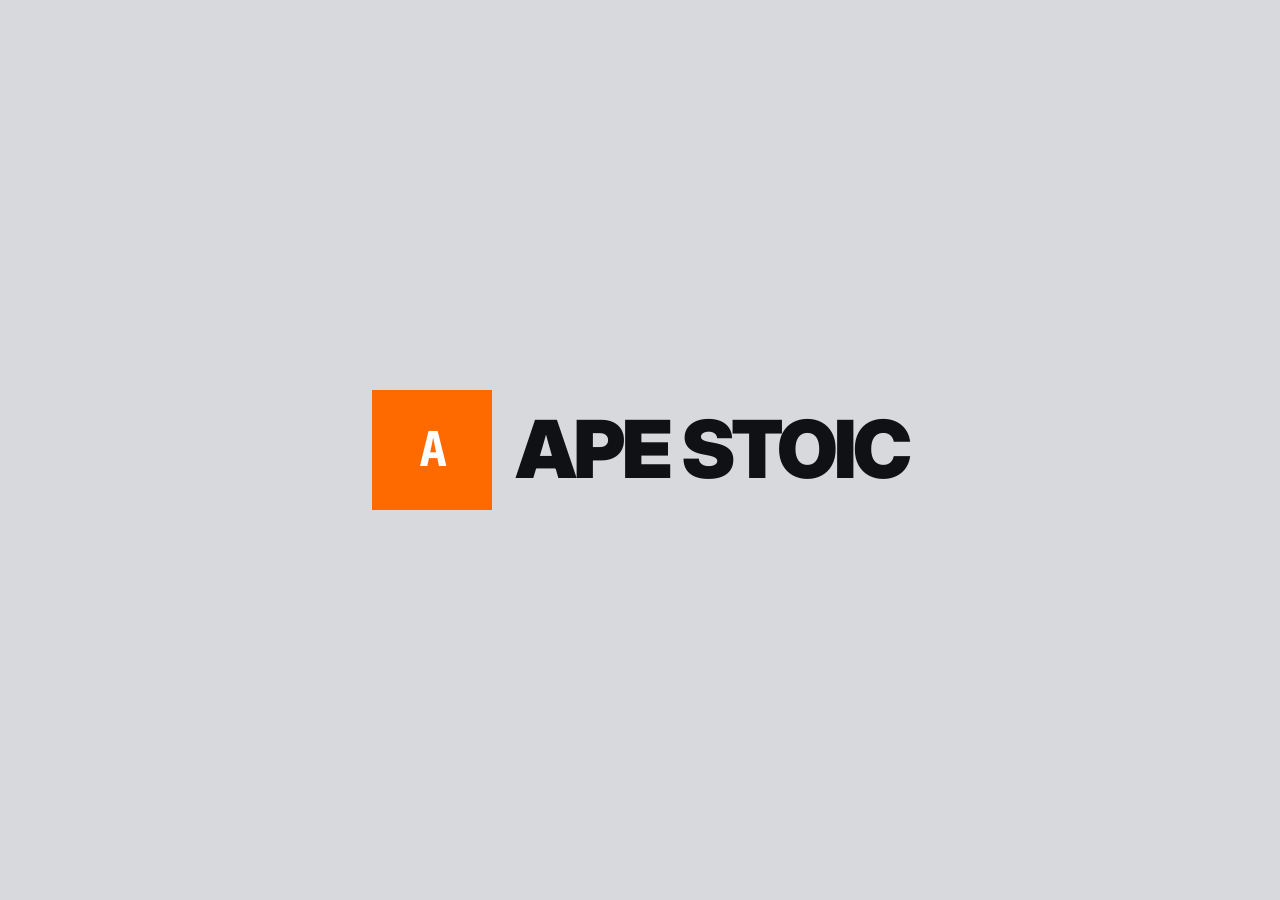
<file: logo.html>
<!DOCTYPE html>
<html lang="en">
<head>
  <meta charset="UTF-8" />
  <meta name="viewport" content="width=device-width, initial-scale=1.0" />
  <title>Ape Stoic Logo</title>
  <link rel="preconnect" href="https://fonts.googleapis.com" />
  <link rel="preconnect" href="https://fonts.gstatic.com" crossorigin />
  <link href="https://fonts.googleapis.com/css2?family=Inter:wght@900&family=JetBrains+Mono:wght@700&display=swap" rel="stylesheet" />
  <link rel="stylesheet" href="styles.css" />
  <style>
    body { display: grid; place-items: center; min-height: 100vh; }
    .nav-logo { gap: 24px; font-size: 5rem; }
    .nav-logo-mark { width: 120px; height: 120px; font-size: 3rem; }
  </style>
</head>
<body>
  <a href="#" class="nav-logo">
    <div class="nav-logo-mark">A</div>
    APE STOIC
  </a>
</body>
</html>
</file>
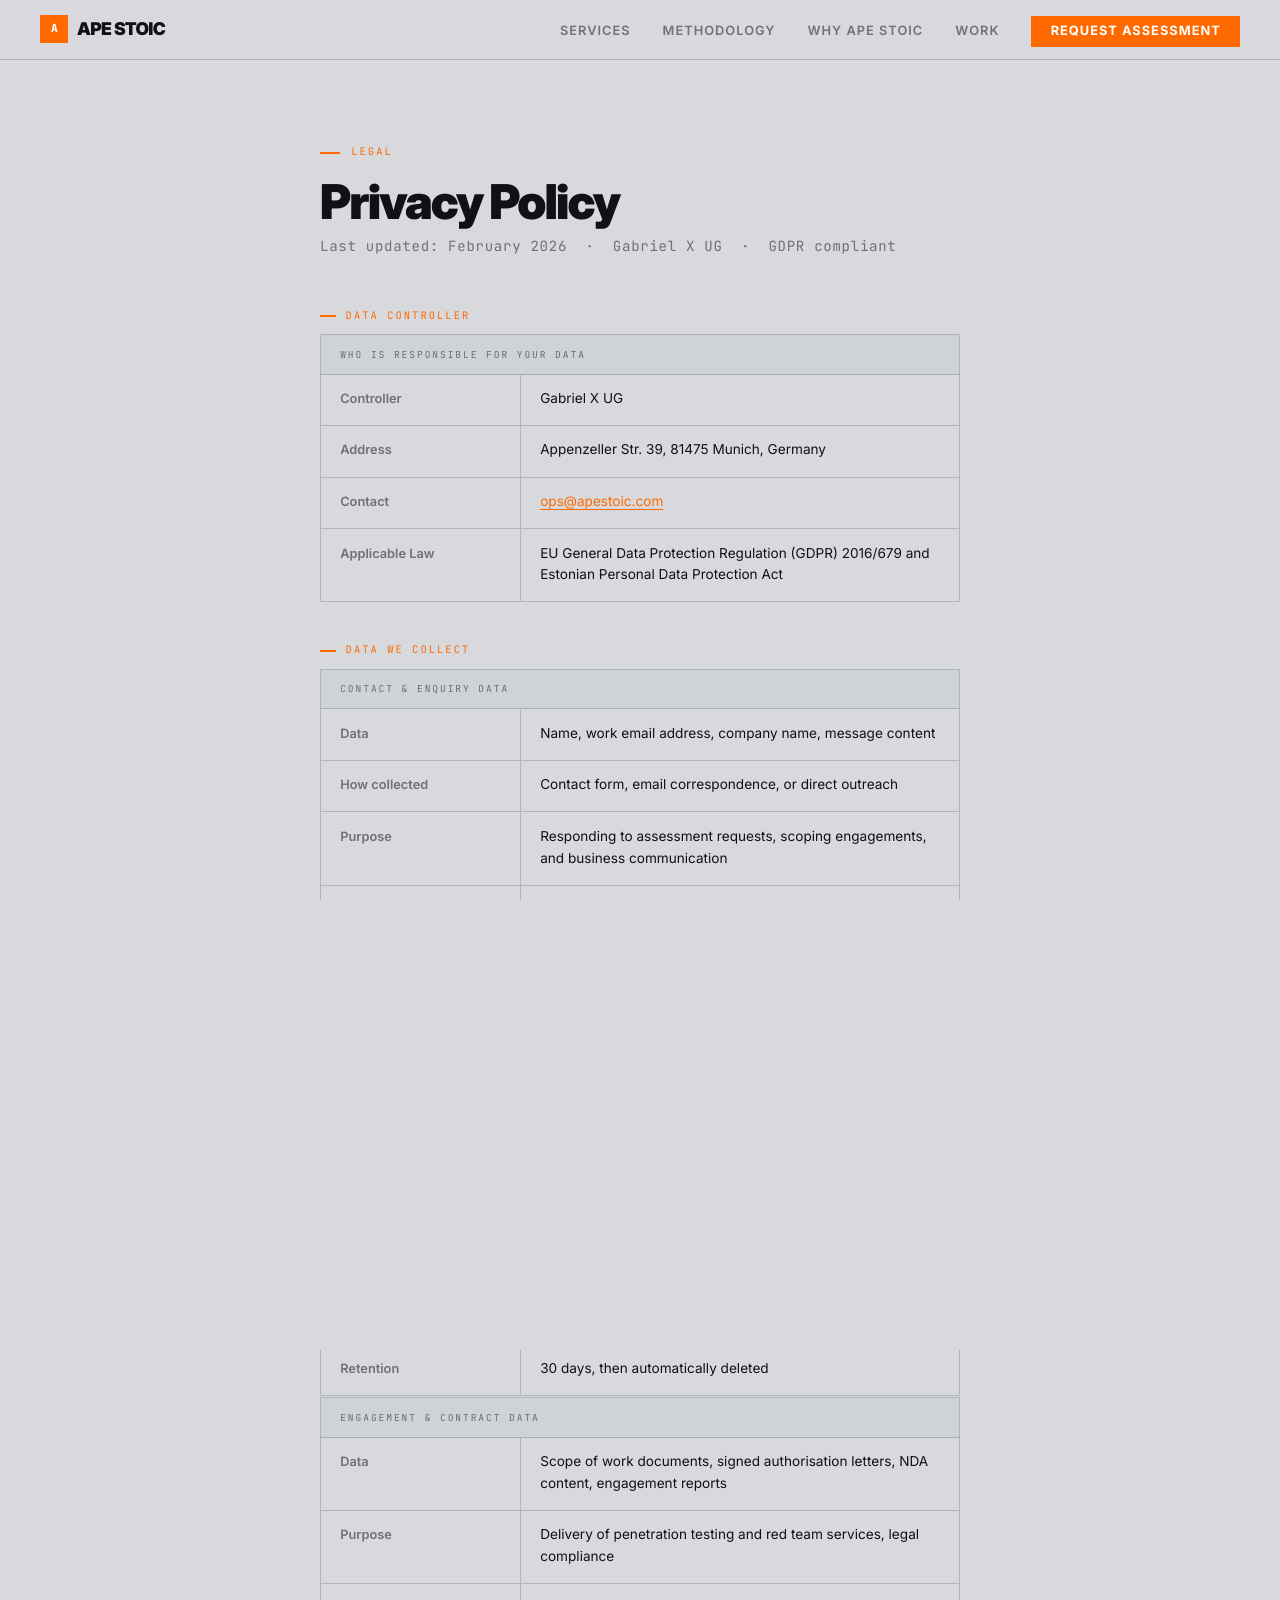
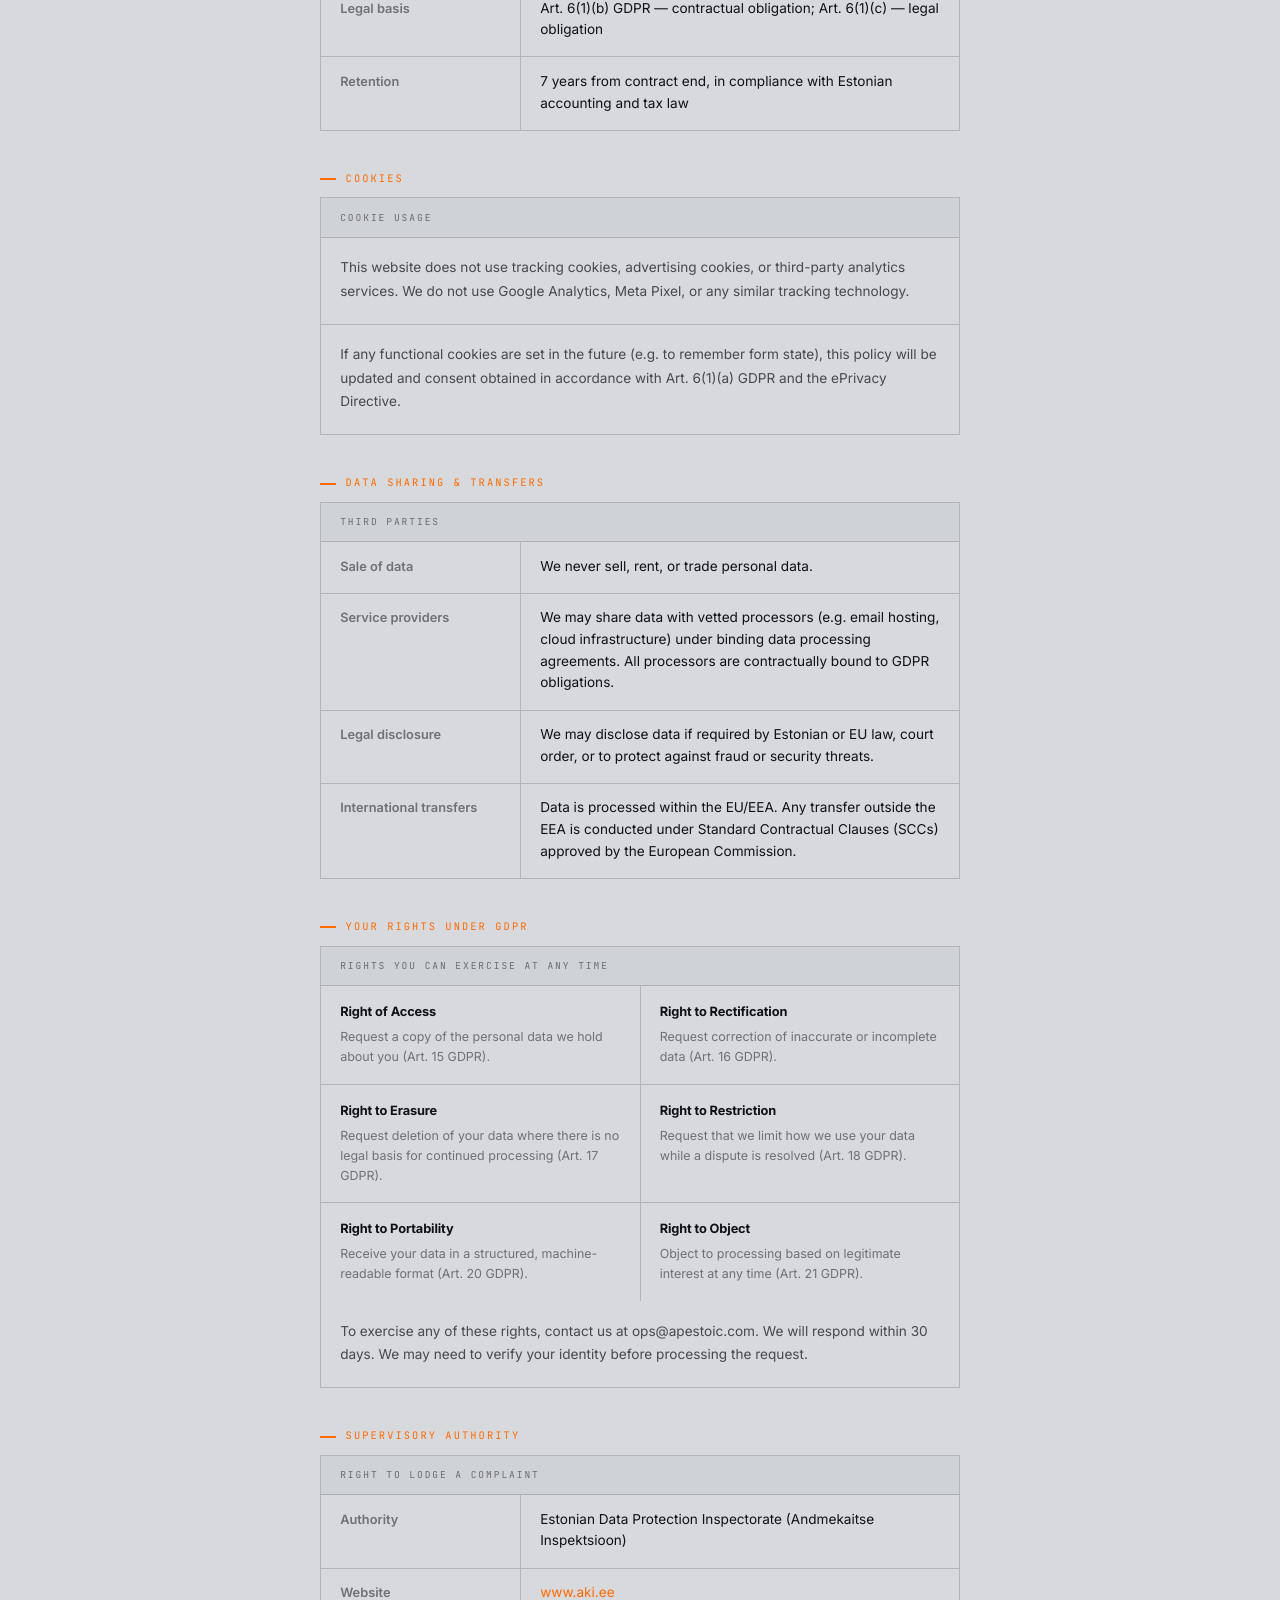
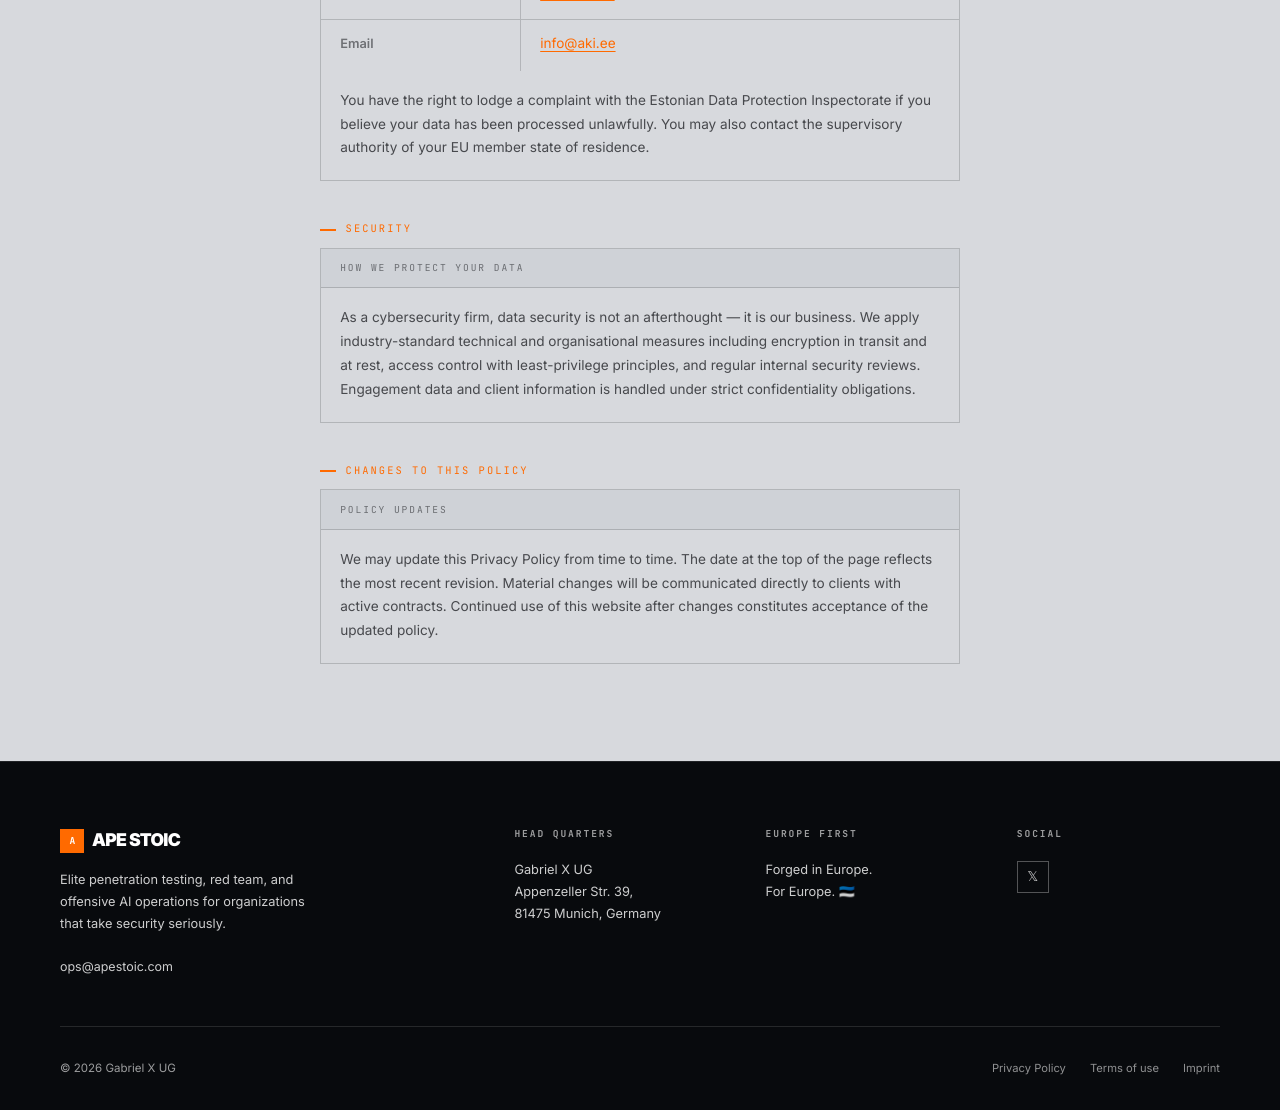
<file: privacy.html>
<!DOCTYPE html>
<html lang="en">
<head>
  <meta charset="UTF-8" />
  <meta name="viewport" content="width=device-width, initial-scale=1.0" />
  <title>Privacy Policy — Gabriel X UG</title>
  <link rel="preconnect" href="https://fonts.googleapis.com" />
  <link rel="preconnect" href="https://fonts.gstatic.com" crossorigin />
  <link href="https://fonts.googleapis.com/css2?family=Inter:wght@400;500;600;700;800;900&family=JetBrains+Mono:wght@400;500;700&display=swap" rel="stylesheet" />
  <link rel="stylesheet" href="styles.css" />
  <style>
    .imprint-page {
      max-width: 720px;
      margin: 0 auto;
      padding: 9rem 2.5rem 6rem;
    }

    .imprint-page h1 {
      font-size: clamp(2rem, 4vw, 3rem);
      font-weight: 900;
      letter-spacing: -0.04em;
      line-height: 1.1;
      margin-bottom: 0.5rem;
    }

    .imprint-intro {
      font-size: 0.88rem;
      color: var(--text-dim);
      margin-bottom: 3rem;
      font-family: var(--font-mono);
      letter-spacing: 0.05em;
    }

    .imprint-block {
      border: 1px solid var(--border);
      margin-bottom: 1px;
    }

    .imprint-block:first-of-type { border-top: 2px solid var(--red); }

    .imprint-block-title {
      background: var(--bg-secondary);
      border-bottom: 1px solid var(--border);
      padding: 0.7rem 1.2rem;
      font-family: var(--font-mono);
      font-size: 0.6rem;
      text-transform: uppercase;
      letter-spacing: 0.2em;
      color: var(--text-dim);
    }

    .imprint-rows { display: flex; flex-direction: column; }

    .imprint-row {
      display: grid;
      grid-template-columns: 200px 1fr;
      border-bottom: 1px solid var(--border);
    }

    .imprint-row:last-child { border-bottom: none; }

    .imprint-key {
      padding: 0.9rem 1.2rem;
      font-size: 0.8rem;
      font-weight: 600;
      color: var(--text-dim);
      border-right: 1px solid var(--border);
    }

    .imprint-val {
      padding: 0.9rem 1.2rem;
      font-size: 0.85rem;
      color: var(--text-primary);
      line-height: 1.6;
    }

    .imprint-val a {
      color: var(--red);
      text-decoration: underline;
      text-underline-offset: 3px;
    }

    .imprint-val a:hover { color: var(--red-dark); }

    .imprint-prose {
      padding: 1.2rem;
      font-size: 0.85rem;
      color: var(--text-secondary);
      line-height: 1.75;
    }

    .imprint-prose + .imprint-prose {
      border-top: 1px solid var(--border);
      padding-top: 1.2rem;
    }

    .imprint-section-gap { margin-top: 2.5rem; }

    .imprint-section-heading {
      font-size: 0.65rem;
      font-family: var(--font-mono);
      text-transform: uppercase;
      letter-spacing: 0.2em;
      color: var(--red);
      margin-bottom: 0.6rem;
      display: flex;
      align-items: center;
      gap: 0.6rem;
    }

    .imprint-section-heading::before { content: ''; width: 16px; height: 2px; background: var(--red); }

    .rights-grid {
      display: grid;
      grid-template-columns: 1fr 1fr;
      gap: 1px;
      background: var(--border);
    }

    .rights-cell {
      background: var(--bg-primary);
      padding: 1rem 1.2rem;
    }

    .rights-cell h5 {
      font-size: 0.8rem;
      font-weight: 700;
      margin-bottom: 0.3rem;
      letter-spacing: -0.01em;
    }

    .rights-cell p {
      font-size: 0.78rem;
      color: var(--text-dim);
      margin: 0;
      line-height: 1.6;
    }

    @media (max-width: 600px) {
      .imprint-row { grid-template-columns: 1fr; }
      .imprint-key { border-right: none; border-bottom: 1px solid var(--border); padding-bottom: 0.4rem; }
      .rights-grid { grid-template-columns: 1fr; }
    }
  </style>
</head>
<body>

  <!-- ── NAV ──────────────────────────────────────────────────── -->
  <nav id="navbar">
    <a href="index.html" class="nav-logo">
      <div class="nav-logo-mark">A</div>
      APE STOIC
    </a>
    <ul class="nav-links">
      <li><a href="index.html#services">Services</a></li>
      <li><a href="index.html#process">Methodology</a></li>
      <li><a href="index.html#why">Why Ape Stoic</a></li>
      <li><a href="index.html#work">Work</a></li>
      <li><a href="index.html#contact" class="nav-cta">Request Assessment</a></li>
    </ul>
    <button class="nav-burger" aria-label="Toggle menu" aria-expanded="false">
      <span></span><span></span><span></span>
    </button>
  </nav>

  <!-- ── CONTENT ───────────────────────────────────────────────── -->
  <main class="imprint-page">

    <div class="eyebrow">Legal</div>
    <h1>Privacy Policy</h1>
    <p class="imprint-intro">Last updated: February 2026 &nbsp;·&nbsp; Gabriel X UG &nbsp;·&nbsp; GDPR compliant</p>

    <!-- Controller -->
    <div class="imprint-section-heading">Data Controller</div>
    <div class="imprint-block">
      <div class="imprint-block-title">Who is responsible for your data</div>
      <div class="imprint-rows">
        <div class="imprint-row">
          <div class="imprint-key">Controller</div>
          <div class="imprint-val">Gabriel X UG</div>
        </div>
        <div class="imprint-row">
          <div class="imprint-key">Address</div>
          <div class="imprint-val">Appenzeller Str. 39, 81475 Munich, Germany</div>
        </div>
        <div class="imprint-row">
          <div class="imprint-key">Contact</div>
          <div class="imprint-val"><a href="mailto:ops@apestoic.com">ops@apestoic.com</a></div>
        </div>
        <div class="imprint-row">
          <div class="imprint-key">Applicable Law</div>
          <div class="imprint-val">EU General Data Protection Regulation (GDPR) 2016/679 and Estonian Personal Data Protection Act</div>
        </div>
      </div>
    </div>

    <!-- Data We Collect -->
    <div class="imprint-section-gap"></div>
    <div class="imprint-section-heading">Data We Collect</div>
    <div class="imprint-block">
      <div class="imprint-block-title">Contact & enquiry data</div>
      <div class="imprint-rows">
        <div class="imprint-row">
          <div class="imprint-key">Data</div>
          <div class="imprint-val">Name, work email address, company name, message content</div>
        </div>
        <div class="imprint-row">
          <div class="imprint-key">How collected</div>
          <div class="imprint-val">Contact form, email correspondence, or direct outreach</div>
        </div>
        <div class="imprint-row">
          <div class="imprint-key">Purpose</div>
          <div class="imprint-val">Responding to assessment requests, scoping engagements, and business communication</div>
        </div>
        <div class="imprint-row">
          <div class="imprint-key">Legal basis</div>
          <div class="imprint-val">Art. 6(1)(b) GDPR — performance of a contract or pre-contractual steps</div>
        </div>
        <div class="imprint-row">
          <div class="imprint-key">Retention</div>
          <div class="imprint-val">3 years from last contact, or for the duration of the contractual relationship</div>
        </div>
      </div>
    </div>

    <div class="imprint-block">
      <div class="imprint-block-title">Technical & usage data</div>
      <div class="imprint-rows">
        <div class="imprint-row">
          <div class="imprint-key">Data</div>
          <div class="imprint-val">IP address, browser type, pages visited, referrer URL, time of visit</div>
        </div>
        <div class="imprint-row">
          <div class="imprint-key">How collected</div>
          <div class="imprint-val">Server logs generated automatically when you visit this website</div>
        </div>
        <div class="imprint-row">
          <div class="imprint-key">Purpose</div>
          <div class="imprint-val">Website security, abuse prevention, and aggregate analytics</div>
        </div>
        <div class="imprint-row">
          <div class="imprint-key">Legal basis</div>
          <div class="imprint-val">Art. 6(1)(f) GDPR — legitimate interest in securing and operating the website</div>
        </div>
        <div class="imprint-row">
          <div class="imprint-key">Retention</div>
          <div class="imprint-val">30 days, then automatically deleted</div>
        </div>
      </div>
    </div>

    <div class="imprint-block">
      <div class="imprint-block-title">Engagement & contract data</div>
      <div class="imprint-rows">
        <div class="imprint-row">
          <div class="imprint-key">Data</div>
          <div class="imprint-val">Scope of work documents, signed authorisation letters, NDA content, engagement reports</div>
        </div>
        <div class="imprint-row">
          <div class="imprint-key">Purpose</div>
          <div class="imprint-val">Delivery of penetration testing and red team services, legal compliance</div>
        </div>
        <div class="imprint-row">
          <div class="imprint-key">Legal basis</div>
          <div class="imprint-val">Art. 6(1)(b) GDPR — contractual obligation; Art. 6(1)(c) — legal obligation</div>
        </div>
        <div class="imprint-row">
          <div class="imprint-key">Retention</div>
          <div class="imprint-val">7 years from contract end, in compliance with Estonian accounting and tax law</div>
        </div>
      </div>
    </div>

    <!-- Cookies -->
    <div class="imprint-section-gap"></div>
    <div class="imprint-section-heading">Cookies</div>
    <div class="imprint-block">
      <div class="imprint-block-title">Cookie usage</div>
      <div class="imprint-prose">
        This website does not use tracking cookies, advertising cookies, or third-party analytics services.
        We do not use Google Analytics, Meta Pixel, or any similar tracking technology.
      </div>
      <div class="imprint-prose">
        If any functional cookies are set in the future (e.g. to remember form state), this policy will be updated
        and consent obtained in accordance with Art. 6(1)(a) GDPR and the ePrivacy Directive.
      </div>
    </div>

    <!-- Sharing -->
    <div class="imprint-section-gap"></div>
    <div class="imprint-section-heading">Data Sharing & Transfers</div>
    <div class="imprint-block">
      <div class="imprint-block-title">Third parties</div>
      <div class="imprint-rows">
        <div class="imprint-row">
          <div class="imprint-key">Sale of data</div>
          <div class="imprint-val">We never sell, rent, or trade personal data.</div>
        </div>
        <div class="imprint-row">
          <div class="imprint-key">Service providers</div>
          <div class="imprint-val">We may share data with vetted processors (e.g. email hosting, cloud infrastructure) under binding data processing agreements. All processors are contractually bound to GDPR obligations.</div>
        </div>
        <div class="imprint-row">
          <div class="imprint-key">Legal disclosure</div>
          <div class="imprint-val">We may disclose data if required by Estonian or EU law, court order, or to protect against fraud or security threats.</div>
        </div>
        <div class="imprint-row">
          <div class="imprint-key">International transfers</div>
          <div class="imprint-val">Data is processed within the EU/EEA. Any transfer outside the EEA is conducted under Standard Contractual Clauses (SCCs) approved by the European Commission.</div>
        </div>
      </div>
    </div>

    <!-- Your Rights -->
    <div class="imprint-section-gap"></div>
    <div class="imprint-section-heading">Your Rights Under GDPR</div>
    <div class="imprint-block">
      <div class="imprint-block-title">Rights you can exercise at any time</div>
      <div class="rights-grid">
        <div class="rights-cell">
          <h5>Right of Access</h5>
          <p>Request a copy of the personal data we hold about you (Art. 15 GDPR).</p>
        </div>
        <div class="rights-cell">
          <h5>Right to Rectification</h5>
          <p>Request correction of inaccurate or incomplete data (Art. 16 GDPR).</p>
        </div>
        <div class="rights-cell">
          <h5>Right to Erasure</h5>
          <p>Request deletion of your data where there is no legal basis for continued processing (Art. 17 GDPR).</p>
        </div>
        <div class="rights-cell">
          <h5>Right to Restriction</h5>
          <p>Request that we limit how we use your data while a dispute is resolved (Art. 18 GDPR).</p>
        </div>
        <div class="rights-cell">
          <h5>Right to Portability</h5>
          <p>Receive your data in a structured, machine-readable format (Art. 20 GDPR).</p>
        </div>
        <div class="rights-cell">
          <h5>Right to Object</h5>
          <p>Object to processing based on legitimate interest at any time (Art. 21 GDPR).</p>
        </div>
      </div>
      <div class="imprint-prose">
        To exercise any of these rights, contact us at <a href="mailto:ops@apestoic.com">ops@apestoic.com</a>.
        We will respond within 30 days. We may need to verify your identity before processing the request.
      </div>
    </div>

    <!-- Supervisory Authority -->
    <div class="imprint-section-gap"></div>
    <div class="imprint-section-heading">Supervisory Authority</div>
    <div class="imprint-block">
      <div class="imprint-block-title">Right to lodge a complaint</div>
      <div class="imprint-rows">
        <div class="imprint-row">
          <div class="imprint-key">Authority</div>
          <div class="imprint-val">Estonian Data Protection Inspectorate (Andmekaitse Inspektsioon)</div>
        </div>
        <div class="imprint-row">
          <div class="imprint-key">Website</div>
          <div class="imprint-val"><a href="https://www.aki.ee" target="_blank" rel="noopener noreferrer">www.aki.ee</a></div>
        </div>
        <div class="imprint-row">
          <div class="imprint-key">Email</div>
          <div class="imprint-val"><a href="mailto:info@aki.ee">info@aki.ee</a></div>
        </div>
      </div>
      <div class="imprint-prose">
        You have the right to lodge a complaint with the Estonian Data Protection Inspectorate if you believe
        your data has been processed unlawfully. You may also contact the supervisory authority of your EU
        member state of residence.
      </div>
    </div>

    <!-- Security -->
    <div class="imprint-section-gap"></div>
    <div class="imprint-section-heading">Security</div>
    <div class="imprint-block">
      <div class="imprint-block-title">How we protect your data</div>
      <div class="imprint-prose">
        As a cybersecurity firm, data security is not an afterthought — it is our business. We apply
        industry-standard technical and organisational measures including encryption in transit and at rest,
        access control with least-privilege principles, and regular internal security reviews. Engagement data
        and client information is handled under strict confidentiality obligations.
      </div>
    </div>

    <!-- Changes -->
    <div class="imprint-section-gap"></div>
    <div class="imprint-section-heading">Changes to This Policy</div>
    <div class="imprint-block">
      <div class="imprint-block-title">Policy updates</div>
      <div class="imprint-prose">
        We may update this Privacy Policy from time to time. The date at the top of the page reflects the
        most recent revision. Material changes will be communicated directly to clients with active contracts.
        Continued use of this website after changes constitutes acceptance of the updated policy.
      </div>
    </div>

  </main>

  <!-- ── FOOTER ────────────────────────────────────────────────── -->
  <footer>
    <div class="footer-inner">
      <div class="footer-top">
        <div>
          <div class="footer-logo">
            <div class="footer-logo-mark">A</div>
            APE STOIC
          </div>
          <p class="footer-brand-desc">
            Elite penetration testing, red team, and offensive AI operations for organizations that take security seriously.
          </p>
          <div class="footer-contact-links">
            <a href="mailto:ops@apestoic.com">ops@apestoic.com</a>
          </div>
        </div>

        <div class="footer-col">
          <h5>Head Quarters</h5>
          <p class="footer-brand-desc">
            Gabriel X UG<br />
            Appenzeller Str. 39,<br />
            81475 Munich, Germany
          </p>
        </div>

        <div class="footer-col">
          <h5>Europe First</h5>
          <p class="footer-brand-desc">Forged in Europe.<br />For Europe. 🇪🇪</p>
        </div>

        <div class="footer-col">
          <h5>Social</h5>
          <div class="footer-social">
            <a href="https://x.com/apestoic" target="_blank" rel="noopener noreferrer" aria-label="X / Twitter">𝕏</a>
          </div>
        </div>
      </div>

      <div class="footer-bottom">
        <p>© 2026 Gabriel X UG</p>
        <div class="footer-legal">
          <a href="privacy.html">Privacy Policy</a>
          <a href="terms.html">Terms of use</a>
          <a href="imprint.html">Imprint</a>
        </div>
      </div>
    </div>
  </footer>

  <script src="main.js"></script>
</body>
</html>
</file>
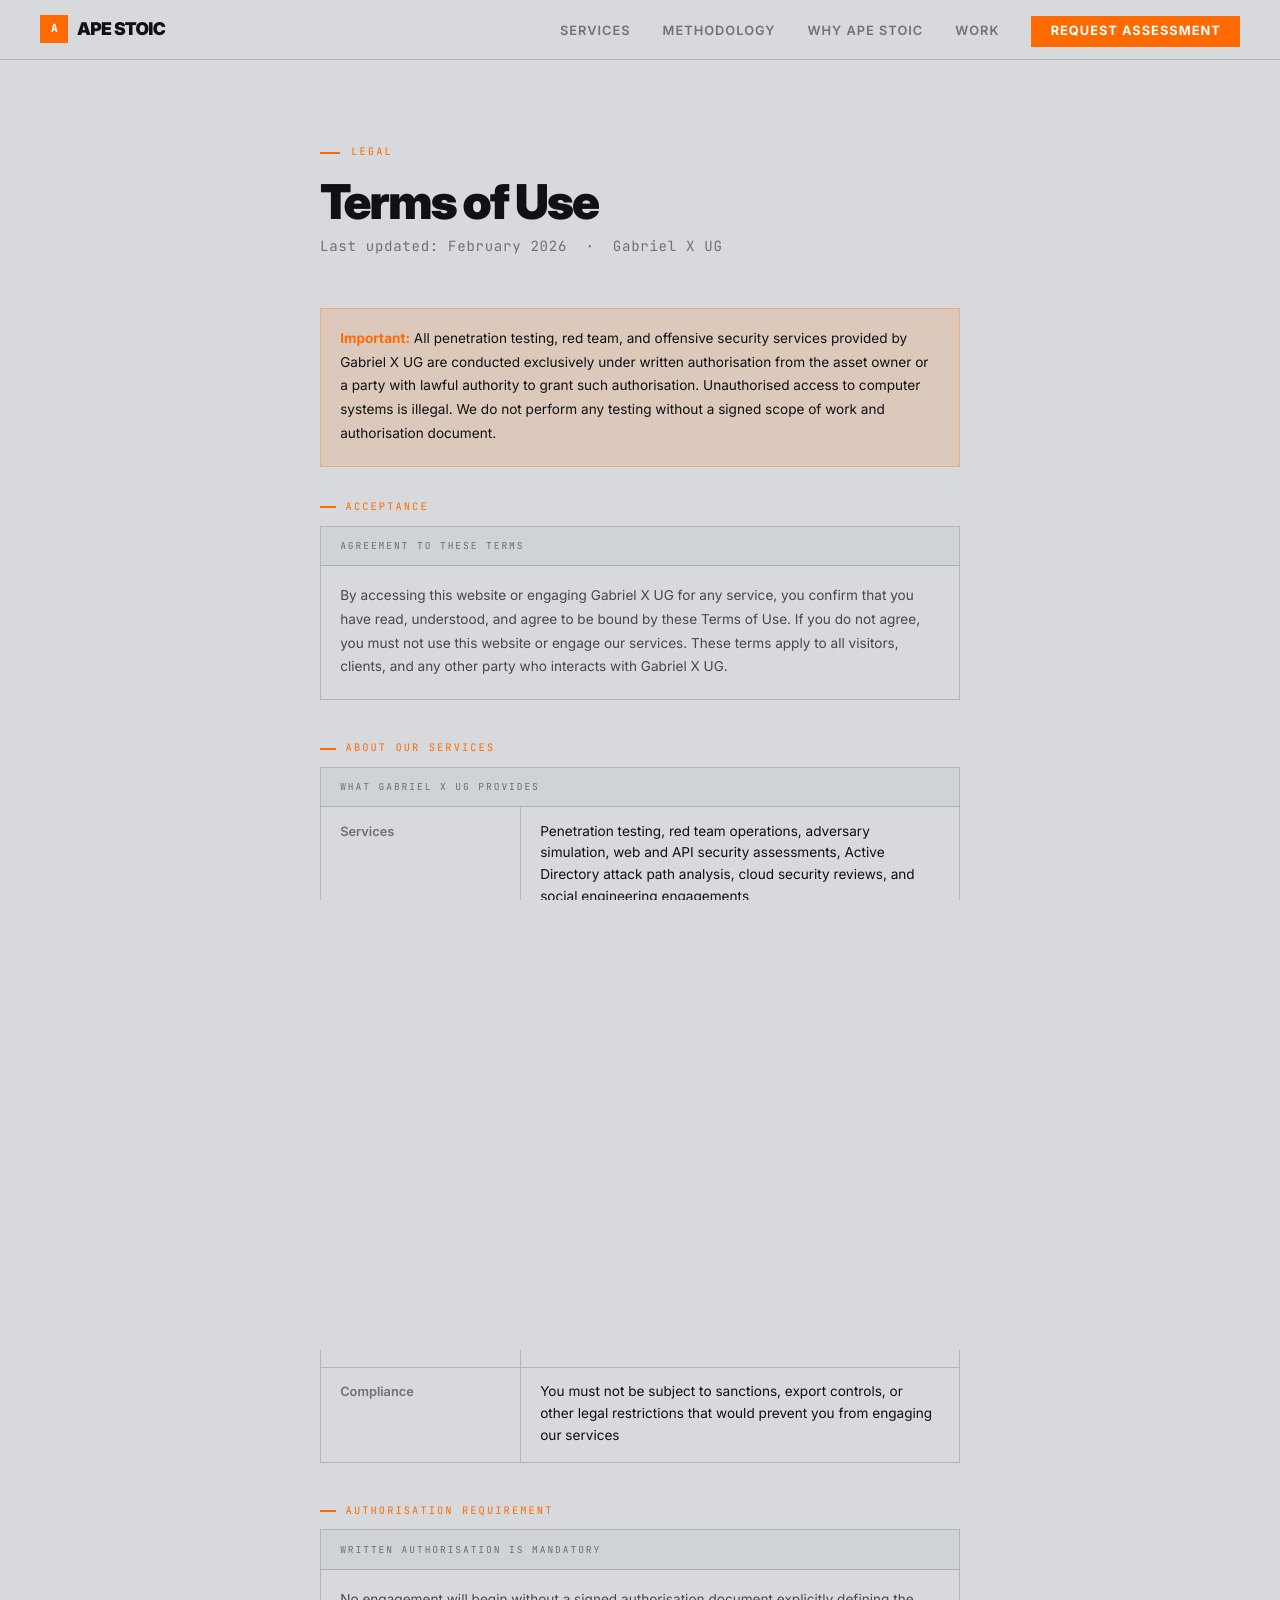
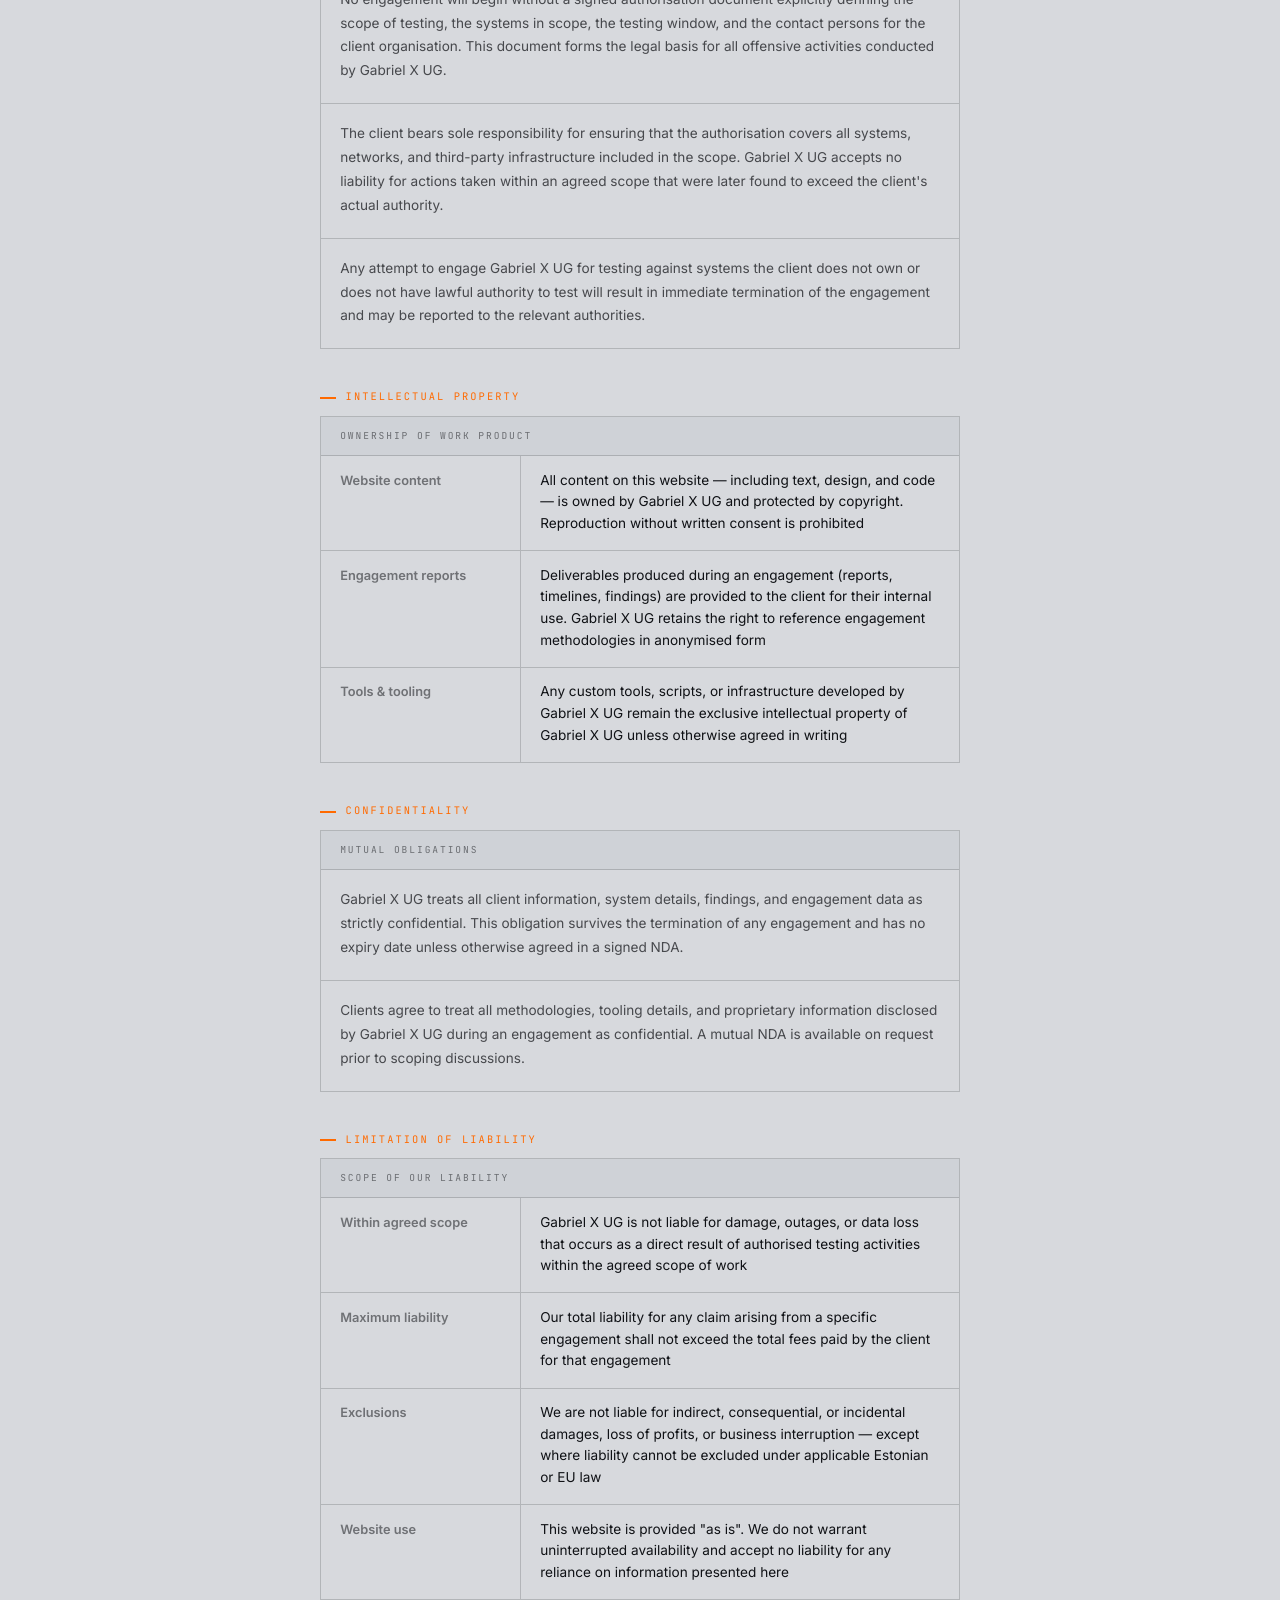
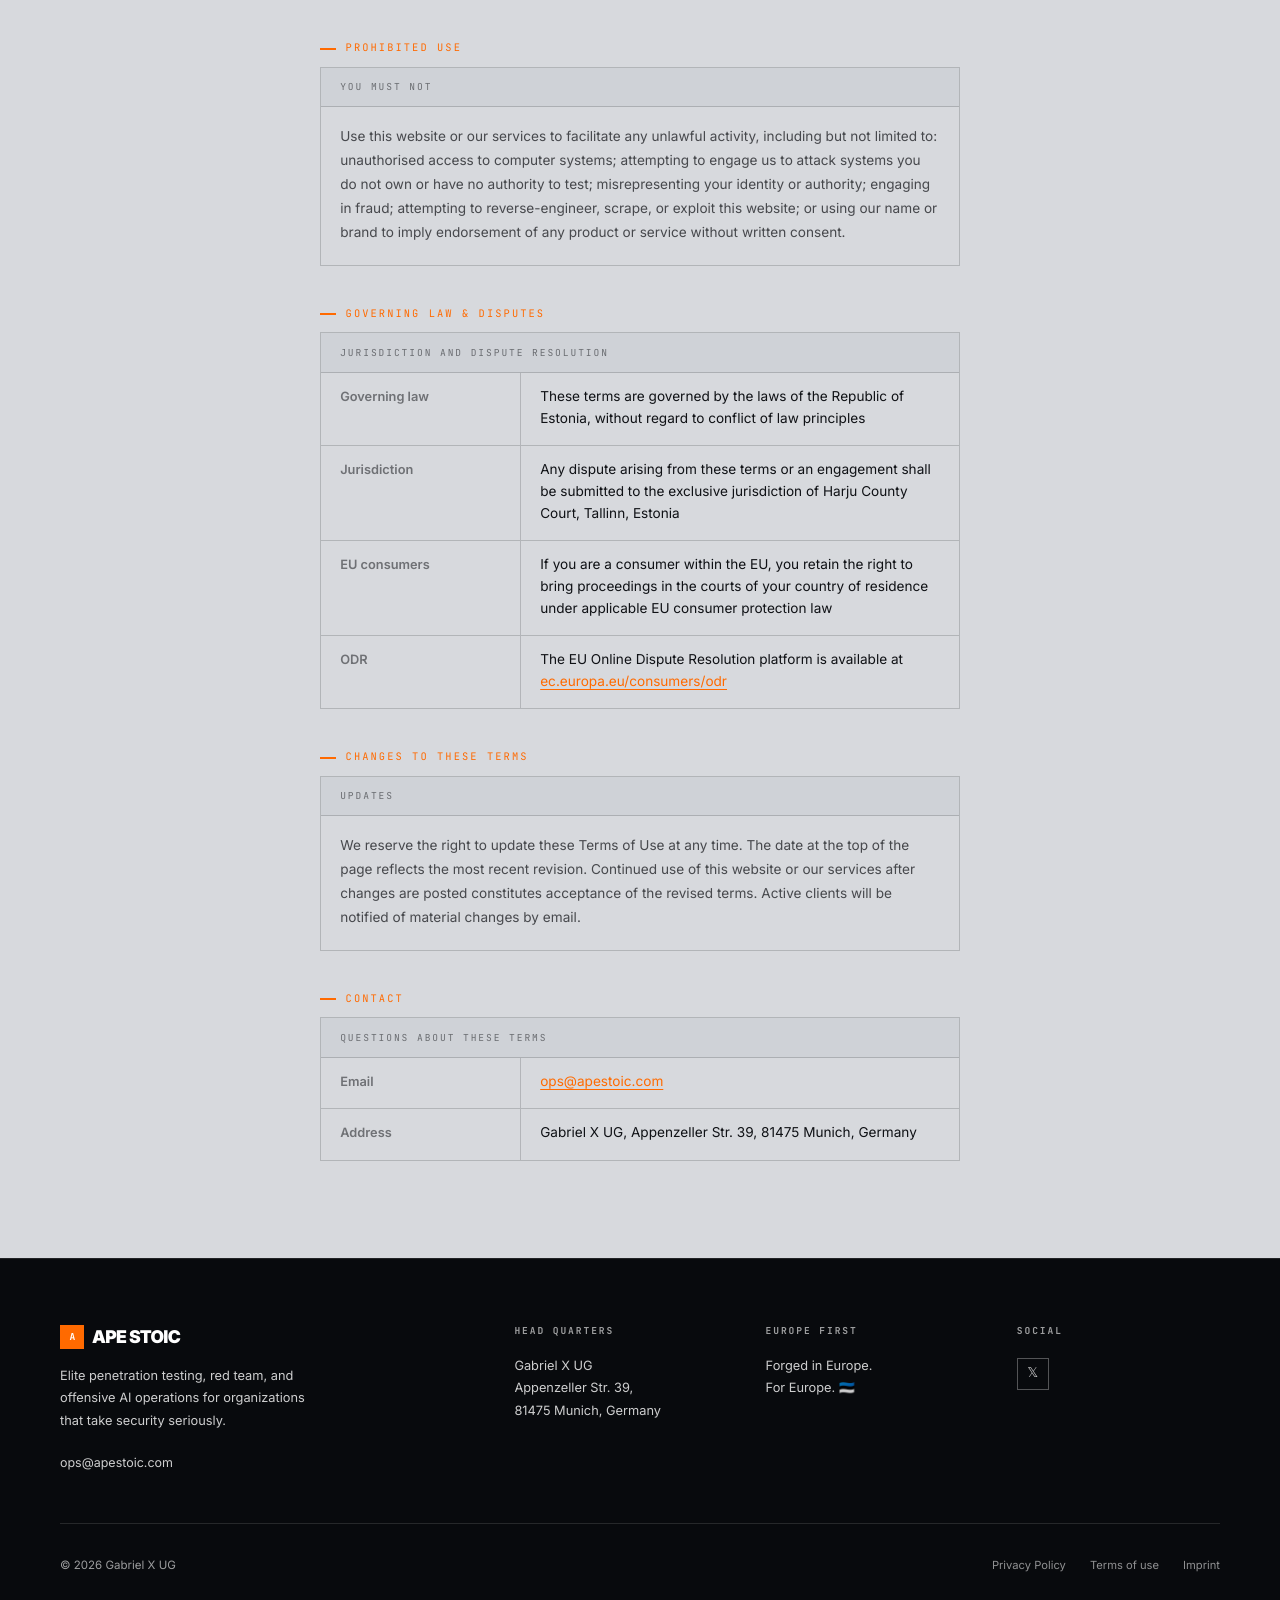
<file: terms.html>
<!DOCTYPE html>
<html lang="en">
<head>
  <meta charset="UTF-8" />
  <meta name="viewport" content="width=device-width, initial-scale=1.0" />
  <title>Terms of Use — Gabriel X UG</title>
  <link rel="preconnect" href="https://fonts.googleapis.com" />
  <link rel="preconnect" href="https://fonts.gstatic.com" crossorigin />
  <link href="https://fonts.googleapis.com/css2?family=Inter:wght@400;500;600;700;800;900&family=JetBrains+Mono:wght@400;500;700&display=swap" rel="stylesheet" />
  <link rel="stylesheet" href="styles.css" />
  <style>
    .imprint-page {
      max-width: 720px;
      margin: 0 auto;
      padding: 9rem 2.5rem 6rem;
    }

    .imprint-page h1 {
      font-size: clamp(2rem, 4vw, 3rem);
      font-weight: 900;
      letter-spacing: -0.04em;
      line-height: 1.1;
      margin-bottom: 0.5rem;
    }

    .imprint-intro {
      font-size: 0.88rem;
      color: var(--text-dim);
      margin-bottom: 3rem;
      font-family: var(--font-mono);
      letter-spacing: 0.05em;
    }

    .imprint-block {
      border: 1px solid var(--border);
      margin-bottom: 1px;
    }

    .imprint-block:first-of-type { border-top: 2px solid var(--red); }

    .imprint-block-title {
      background: var(--bg-secondary);
      border-bottom: 1px solid var(--border);
      padding: 0.7rem 1.2rem;
      font-family: var(--font-mono);
      font-size: 0.6rem;
      text-transform: uppercase;
      letter-spacing: 0.2em;
      color: var(--text-dim);
    }

    .imprint-rows { display: flex; flex-direction: column; }

    .imprint-row {
      display: grid;
      grid-template-columns: 200px 1fr;
      border-bottom: 1px solid var(--border);
    }

    .imprint-row:last-child { border-bottom: none; }

    .imprint-key {
      padding: 0.9rem 1.2rem;
      font-size: 0.8rem;
      font-weight: 600;
      color: var(--text-dim);
      border-right: 1px solid var(--border);
    }

    .imprint-val {
      padding: 0.9rem 1.2rem;
      font-size: 0.85rem;
      color: var(--text-primary);
      line-height: 1.6;
    }

    .imprint-val a {
      color: var(--red);
      text-decoration: underline;
      text-underline-offset: 3px;
    }

    .imprint-val a:hover { color: var(--red-dark); }

    .imprint-val.warn {
      color: var(--red);
      font-weight: 600;
      font-size: 0.82rem;
    }

    .imprint-prose {
      padding: 1.2rem;
      font-size: 0.85rem;
      color: var(--text-secondary);
      line-height: 1.75;
    }

    .imprint-prose + .imprint-prose {
      border-top: 1px solid var(--border);
    }

    .imprint-section-gap { margin-top: 2.5rem; }

    .imprint-section-heading {
      font-size: 0.65rem;
      font-family: var(--font-mono);
      text-transform: uppercase;
      letter-spacing: 0.2em;
      color: var(--red);
      margin-bottom: 0.6rem;
      display: flex;
      align-items: center;
      gap: 0.6rem;
    }

    .imprint-section-heading::before { content: ''; width: 16px; height: 2px; background: var(--red); }

    .notice-block {
      border: 1px solid var(--red-border);
      background: var(--red-dim);
      padding: 1.2rem;
      margin-bottom: 2rem;
      font-size: 0.85rem;
      color: var(--text-primary);
      line-height: 1.75;
    }

    .notice-block strong { color: var(--red); }

    @media (max-width: 600px) {
      .imprint-row { grid-template-columns: 1fr; }
      .imprint-key { border-right: none; border-bottom: 1px solid var(--border); padding-bottom: 0.4rem; }
    }
  </style>
</head>
<body>

  <!-- ── NAV ──────────────────────────────────────────────────── -->
  <nav id="navbar">
    <a href="index.html" class="nav-logo">
      <div class="nav-logo-mark">A</div>
      APE STOIC
    </a>
    <ul class="nav-links">
      <li><a href="index.html#services">Services</a></li>
      <li><a href="index.html#process">Methodology</a></li>
      <li><a href="index.html#why">Why Ape Stoic</a></li>
      <li><a href="index.html#work">Work</a></li>
      <li><a href="index.html#contact" class="nav-cta">Request Assessment</a></li>
    </ul>
    <button class="nav-burger" aria-label="Toggle menu" aria-expanded="false">
      <span></span><span></span><span></span>
    </button>
  </nav>

  <!-- ── CONTENT ───────────────────────────────────────────────── -->
  <main class="imprint-page">

    <div class="eyebrow">Legal</div>
    <h1>Terms of Use</h1>
    <p class="imprint-intro">Last updated: February 2026 &nbsp;·&nbsp; Gabriel X UG</p>

    <div class="notice-block">
      <strong>Important:</strong> All penetration testing, red team, and offensive security services provided
      by Gabriel X UG are conducted exclusively under written authorisation from the asset owner or a party
      with lawful authority to grant such authorisation. Unauthorised access to computer systems is illegal.
      We do not perform any testing without a signed scope of work and authorisation document.
    </div>

    <!-- Acceptance -->
    <div class="imprint-section-heading">Acceptance</div>
    <div class="imprint-block">
      <div class="imprint-block-title">Agreement to these terms</div>
      <div class="imprint-prose">
        By accessing this website or engaging Gabriel X UG for any service, you confirm that you have read,
        understood, and agree to be bound by these Terms of Use. If you do not agree, you must not use this
        website or engage our services. These terms apply to all visitors, clients, and any other party who
        interacts with Gabriel X UG.
      </div>
    </div>

    <!-- About Us -->
    <div class="imprint-section-gap"></div>
    <div class="imprint-section-heading">About Our Services</div>
    <div class="imprint-block">
      <div class="imprint-block-title">What Gabriel X UG provides</div>
      <div class="imprint-rows">
        <div class="imprint-row">
          <div class="imprint-key">Services</div>
          <div class="imprint-val">Penetration testing, red team operations, adversary simulation, web and API security assessments, Active Directory attack path analysis, cloud security reviews, and social engineering engagements</div>
        </div>
        <div class="imprint-row">
          <div class="imprint-key">Prerequisite</div>
          <div class="imprint-val">All offensive security services require a signed engagement agreement, scope of work, and authorisation letter prior to commencement</div>
        </div>
        <div class="imprint-row">
          <div class="imprint-key">Jurisdiction</div>
          <div class="imprint-val">Gabriel X UG is registered in Estonia and operates under Estonian and EU law</div>
        </div>
      </div>
    </div>

    <!-- Eligibility -->
    <div class="imprint-section-gap"></div>
    <div class="imprint-section-heading">Eligibility</div>
    <div class="imprint-block">
      <div class="imprint-block-title">Who may engage our services</div>
      <div class="imprint-rows">
        <div class="imprint-row">
          <div class="imprint-key">Age</div>
          <div class="imprint-val">You must be at least 18 years of age to enter into a service agreement with Gabriel X UG</div>
        </div>
        <div class="imprint-row">
          <div class="imprint-key">Authority</div>
          <div class="imprint-val">You must have lawful authority to authorise security testing of the systems in scope. This means you are the owner, or have explicit written permission from the owner</div>
        </div>
        <div class="imprint-row">
          <div class="imprint-key">Compliance</div>
          <div class="imprint-val">You must not be subject to sanctions, export controls, or other legal restrictions that would prevent you from engaging our services</div>
        </div>
      </div>
    </div>

    <!-- Authorisation -->
    <div class="imprint-section-gap"></div>
    <div class="imprint-section-heading">Authorisation Requirement</div>
    <div class="imprint-block">
      <div class="imprint-block-title">Written authorisation is mandatory</div>
      <div class="imprint-prose">
        No engagement will begin without a signed authorisation document explicitly defining the scope of
        testing, the systems in scope, the testing window, and the contact persons for the client organisation.
        This document forms the legal basis for all offensive activities conducted by Gabriel X UG.
      </div>
      <div class="imprint-prose">
        The client bears sole responsibility for ensuring that the authorisation covers all systems, networks,
        and third-party infrastructure included in the scope. Gabriel X UG accepts no liability for actions
        taken within an agreed scope that were later found to exceed the client's actual authority.
      </div>
      <div class="imprint-prose">
        Any attempt to engage Gabriel X UG for testing against systems the client does not own or does not
        have lawful authority to test will result in immediate termination of the engagement and may be
        reported to the relevant authorities.
      </div>
    </div>

    <!-- IP -->
    <div class="imprint-section-gap"></div>
    <div class="imprint-section-heading">Intellectual Property</div>
    <div class="imprint-block">
      <div class="imprint-block-title">Ownership of work product</div>
      <div class="imprint-rows">
        <div class="imprint-row">
          <div class="imprint-key">Website content</div>
          <div class="imprint-val">All content on this website — including text, design, and code — is owned by Gabriel X UG and protected by copyright. Reproduction without written consent is prohibited</div>
        </div>
        <div class="imprint-row">
          <div class="imprint-key">Engagement reports</div>
          <div class="imprint-val">Deliverables produced during an engagement (reports, timelines, findings) are provided to the client for their internal use. Gabriel X UG retains the right to reference engagement methodologies in anonymised form</div>
        </div>
        <div class="imprint-row">
          <div class="imprint-key">Tools & tooling</div>
          <div class="imprint-val">Any custom tools, scripts, or infrastructure developed by Gabriel X UG remain the exclusive intellectual property of Gabriel X UG unless otherwise agreed in writing</div>
        </div>
      </div>
    </div>

    <!-- Confidentiality -->
    <div class="imprint-section-gap"></div>
    <div class="imprint-section-heading">Confidentiality</div>
    <div class="imprint-block">
      <div class="imprint-block-title">Mutual obligations</div>
      <div class="imprint-prose">
        Gabriel X UG treats all client information, system details, findings, and engagement data as strictly
        confidential. This obligation survives the termination of any engagement and has no expiry date unless
        otherwise agreed in a signed NDA.
      </div>
      <div class="imprint-prose">
        Clients agree to treat all methodologies, tooling details, and proprietary information disclosed by
        Gabriel X UG during an engagement as confidential. A mutual NDA is available on request prior to
        scoping discussions.
      </div>
    </div>

    <!-- Liability -->
    <div class="imprint-section-gap"></div>
    <div class="imprint-section-heading">Limitation of Liability</div>
    <div class="imprint-block">
      <div class="imprint-block-title">Scope of our liability</div>
      <div class="imprint-rows">
        <div class="imprint-row">
          <div class="imprint-key">Within agreed scope</div>
          <div class="imprint-val">Gabriel X UG is not liable for damage, outages, or data loss that occurs as a direct result of authorised testing activities within the agreed scope of work</div>
        </div>
        <div class="imprint-row">
          <div class="imprint-key">Maximum liability</div>
          <div class="imprint-val">Our total liability for any claim arising from a specific engagement shall not exceed the total fees paid by the client for that engagement</div>
        </div>
        <div class="imprint-row">
          <div class="imprint-key">Exclusions</div>
          <div class="imprint-val">We are not liable for indirect, consequential, or incidental damages, loss of profits, or business interruption — except where liability cannot be excluded under applicable Estonian or EU law</div>
        </div>
        <div class="imprint-row">
          <div class="imprint-key">Website use</div>
          <div class="imprint-val">This website is provided "as is". We do not warrant uninterrupted availability and accept no liability for any reliance on information presented here</div>
        </div>
      </div>
    </div>

    <!-- Prohibited Use -->
    <div class="imprint-section-gap"></div>
    <div class="imprint-section-heading">Prohibited Use</div>
    <div class="imprint-block">
      <div class="imprint-block-title">You must not</div>
      <div class="imprint-prose">
        Use this website or our services to facilitate any unlawful activity, including but not limited to:
        unauthorised access to computer systems; attempting to engage us to attack systems you do not own or
        have no authority to test; misrepresenting your identity or authority; engaging in fraud; attempting
        to reverse-engineer, scrape, or exploit this website; or using our name or brand to imply endorsement
        of any product or service without written consent.
      </div>
    </div>

    <!-- Governing Law -->
    <div class="imprint-section-gap"></div>
    <div class="imprint-section-heading">Governing Law & Disputes</div>
    <div class="imprint-block">
      <div class="imprint-block-title">Jurisdiction and dispute resolution</div>
      <div class="imprint-rows">
        <div class="imprint-row">
          <div class="imprint-key">Governing law</div>
          <div class="imprint-val">These terms are governed by the laws of the Republic of Estonia, without regard to conflict of law principles</div>
        </div>
        <div class="imprint-row">
          <div class="imprint-key">Jurisdiction</div>
          <div class="imprint-val">Any dispute arising from these terms or an engagement shall be submitted to the exclusive jurisdiction of Harju County Court, Tallinn, Estonia</div>
        </div>
        <div class="imprint-row">
          <div class="imprint-key">EU consumers</div>
          <div class="imprint-val">If you are a consumer within the EU, you retain the right to bring proceedings in the courts of your country of residence under applicable EU consumer protection law</div>
        </div>
        <div class="imprint-row">
          <div class="imprint-key">ODR</div>
          <div class="imprint-val">The EU Online Dispute Resolution platform is available at <a href="https://ec.europa.eu/consumers/odr" target="_blank" rel="noopener noreferrer">ec.europa.eu/consumers/odr</a></div>
        </div>
      </div>
    </div>

    <!-- Changes -->
    <div class="imprint-section-gap"></div>
    <div class="imprint-section-heading">Changes to These Terms</div>
    <div class="imprint-block">
      <div class="imprint-block-title">Updates</div>
      <div class="imprint-prose">
        We reserve the right to update these Terms of Use at any time. The date at the top of the page
        reflects the most recent revision. Continued use of this website or our services after changes are
        posted constitutes acceptance of the revised terms. Active clients will be notified of material
        changes by email.
      </div>
    </div>

    <!-- Contact -->
    <div class="imprint-section-gap"></div>
    <div class="imprint-section-heading">Contact</div>
    <div class="imprint-block">
      <div class="imprint-block-title">Questions about these terms</div>
      <div class="imprint-rows">
        <div class="imprint-row">
          <div class="imprint-key">Email</div>
          <div class="imprint-val"><a href="mailto:ops@apestoic.com">ops@apestoic.com</a></div>
        </div>
        <div class="imprint-row">
          <div class="imprint-key">Address</div>
          <div class="imprint-val">Gabriel X UG, Appenzeller Str. 39, 81475 Munich, Germany</div>
        </div>
      </div>
    </div>

  </main>

  <!-- ── FOOTER ────────────────────────────────────────────────── -->
  <footer>
    <div class="footer-inner">
      <div class="footer-top">
        <div>
          <div class="footer-logo">
            <div class="footer-logo-mark">A</div>
            APE STOIC
          </div>
          <p class="footer-brand-desc">
            Elite penetration testing, red team, and offensive AI operations for organizations that take security seriously.
          </p>
          <div class="footer-contact-links">
            <a href="mailto:ops@apestoic.com">ops@apestoic.com</a>
          </div>
        </div>

        <div class="footer-col">
          <h5>Head Quarters</h5>
          <p class="footer-brand-desc">
            Gabriel X UG<br />
            Appenzeller Str. 39,<br />
            81475 Munich, Germany
          </p>
        </div>

        <div class="footer-col">
          <h5>Europe First</h5>
          <p class="footer-brand-desc">Forged in Europe.<br />For Europe. 🇪🇪</p>
        </div>

        <div class="footer-col">
          <h5>Social</h5>
          <div class="footer-social">
            <a href="https://x.com/apestoic" target="_blank" rel="noopener noreferrer" aria-label="X / Twitter">𝕏</a>
          </div>
        </div>
      </div>

      <div class="footer-bottom">
        <p>© 2026 Gabriel X UG</p>
        <div class="footer-legal">
          <a href="privacy.html">Privacy Policy</a>
          <a href="terms.html">Terms of use</a>
          <a href="imprint.html">Imprint</a>
        </div>
      </div>
    </div>
  </footer>

  <script src="main.js"></script>
</body>
</html>
</file>
<file: styles.css>
/* ── TOKENS ──────────────────────────────────────────────────────── */
:root {
  --red:          #ff6a00;
  --red-bright:   #ff8a2a;
  --red-glow:     #ff7a18;
  --red-dark:     #b94a00;
  --red-dim:      rgba(255,106,0,0.15);
  --red-border:   rgba(255,106,0,0.30);

  --bg-primary:   #d7d9dd;
  --bg-secondary: #cfd2d7;
  --bg-card:      rgba(255,255,255,0.30);
  --bg-glass:     rgba(255,255,255,0.55);
  --bg-glass-hover: rgba(255,255,255,0.70);

  --text-primary:   #0f1115;
  --text-secondary: rgba(15,17,21,0.72);
  --text-dim:       rgba(15,17,21,0.52);

  --border:       rgba(15,17,21,0.18);
  --border-hover: rgba(255,106,0,0.55);

  --container:    1160px;
  --radius-lg:    0px;
  --radius-md:    0px;
  --radius-sm:    0px;
  --shadow-lg:    none;
  --shadow-red:   none;

  --font-sans: Inter, -apple-system, BlinkMacSystemFont, "Segoe UI", sans-serif;
  --font-mono: "JetBrains Mono", "Fira Code", "SF Mono", ui-monospace, monospace;

  --ease-out:    cubic-bezier(0.2,0.8,0.2,1);
  --ease-spring: cubic-bezier(0.34,1.56,0.64,1);
}

/* ── RESET ───────────────────────────────────────────────────────── */
*, *::before, *::after { box-sizing: border-box; margin: 0; padding: 0; }
html { scroll-behavior: smooth; }
body {
  font-family: var(--font-sans);
  background: var(--bg-primary);
  color: var(--text-primary);
  line-height: 1.65;
  overflow-x: hidden;
  -webkit-font-smoothing: antialiased;
  text-rendering: geometricPrecision;
}
a { color: inherit; text-decoration: none; }
::selection { background: var(--red); color: #fff; }

/* ── SCROLLBAR ───────────────────────────────────────────────────── */
::-webkit-scrollbar { width: 5px; }
::-webkit-scrollbar-track { background: var(--bg-secondary); }
::-webkit-scrollbar-thumb { background: var(--red); }

/* ── NAV ─────────────────────────────────────────────────────────── */
nav {
  position: fixed;
  top: 0; left: 0; right: 0;
  z-index: 900;
  height: 60px;
  display: flex;
  align-items: center;
  justify-content: space-between;
  flex-wrap: nowrap;
  padding: 0 2.5rem;
  background: rgba(215,217,221,0.92);
  backdrop-filter: blur(14px);
  border-bottom: 1px solid var(--border);
  transition: background 0.3s;
}

nav.scrolled { background: rgba(207,210,215,0.97); }

.nav-logo {
  display: flex;
  align-items: center;
  gap: 9px;
  font-size: 1.1rem;
  font-weight: 900;
  letter-spacing: -0.04em;
  color: var(--text-primary);
  white-space: nowrap;
  flex-shrink: 0;
}

.nav-logo-mark {
  width: 28px;
  height: 28px;
  background: var(--red);
  display: grid;
  place-items: center;
  font-size: 0.7rem;
  font-weight: 900;
  color: #fff;
  font-family: var(--font-mono);
}

.nav-links {
  display: flex;
  align-items: center;
  gap: 2rem;
  list-style: none;
}

.nav-links a {
  font-size: 0.8rem;
  font-weight: 600;
  text-transform: uppercase;
  letter-spacing: 0.08em;
  color: var(--text-dim);
  transition: color 0.2s;
  white-space: nowrap;
}

.nav-links a:hover { color: var(--text-primary); }

.nav-cta {
  background: var(--red) !important;
  color: #fff !important;
  padding: 0.5rem 1.2rem;
  font-weight: 700 !important;
  transition: background 0.2s !important;
}

.nav-cta:hover { background: var(--red-dark) !important; }

/* ── BUTTONS ─────────────────────────────────────────────────────── */
.btn-primary {
  background: var(--red);
  color: #fff;
  font-weight: 700;
  font-size: 0.82rem;
  text-transform: uppercase;
  letter-spacing: 0.08em;
  padding: 0.85rem 1.8rem;
  transition: background 0.2s;
  display: inline-block;
}

.btn-primary:hover { background: var(--red-dark); }

.btn-ghost {
  background: transparent;
  color: var(--text-primary);
  font-weight: 700;
  font-size: 0.82rem;
  text-transform: uppercase;
  letter-spacing: 0.08em;
  padding: 0.85rem 1.8rem;
  border: 1px solid var(--border);
  transition: border-color 0.2s, color 0.2s;
  display: inline-block;
}

.btn-ghost:hover { border-color: var(--red); color: var(--red); }

/* ── HERO ────────────────────────────────────────────────────────── */
.hero {
  min-height: 100vh;
  display: grid;
  grid-template-columns: 1fr 1fr;
  align-items: center;
  gap: 4rem;
  padding: 8rem 2.5rem 5rem;
  max-width: var(--container);
  margin: 0 auto;
}

.hero-eyebrow {
  font-family: var(--font-mono);
  font-size: 0.68rem;
  text-transform: uppercase;
  letter-spacing: 0.18em;
  color: var(--red);
  margin-bottom: 1.2rem;
  display: flex;
  align-items: center;
  gap: 0.7rem;
}

.hero-eyebrow::before {
  content: '';
  width: 24px;
  height: 2px;
  background: var(--red);
}

.hero h1 {
  font-size: clamp(2.4rem, 4.5vw, 4rem);
  font-weight: 900;
  letter-spacing: -0.04em;
  line-height: 1.08;
  margin-bottom: 1.4rem;
  color: var(--text-primary);
}

.hero h1 em { font-style: normal; color: var(--red); }

.hero-sub {
  font-size: 1rem;
  color: var(--text-secondary);
  line-height: 1.8;
  margin-bottom: 2.2rem;
  max-width: 480px;
}

.hero-actions {
  display: flex;
  gap: 0.8rem;
  flex-wrap: wrap;
  margin-bottom: 2.8rem;
}

.hero-trust {
  display: flex;
  align-items: center;
  gap: 0.8rem;
  font-family: var(--font-mono);
  font-size: 0.62rem;
  letter-spacing: 0.12em;
  text-transform: uppercase;
  color: var(--text-dim);
}

.trust-dot {
  width: 6px; height: 6px;
  background: #22c55e;
  border-radius: 50%;
  animation: pulse 2s infinite;
}

@keyframes pulse {
  0%, 100% { opacity: 1; }
  50% { opacity: 0.4; }
}

/* ── TERMINAL ────────────────────────────────────────────────────── */
.terminal-wrap { position: relative; }

.terminal-label {
  font-family: var(--font-mono);
  font-size: 0.6rem;
  text-transform: uppercase;
  letter-spacing: 0.18em;
  color: var(--text-dim);
  margin-bottom: 0.6rem;
}

.terminal {
  background: #0f1115;
  border: 1px solid rgba(15,17,21,0.35);
  padding: 1.4rem 1.6rem;
  font-family: var(--font-mono);
  font-size: 0.78rem;
  line-height: 1.9;
  color: #c9d1d9;
  position: relative;
  overflow: hidden;
}

.terminal::before {
  content: '';
  position: absolute;
  top: 0; left: 0; right: 0;
  height: 3px;
  background: var(--red);
}

.terminal::after {
  content: '';
  position: absolute;
  inset: 0;
  background: repeating-linear-gradient(
    0deg,
    transparent,
    transparent 2px,
    rgba(0,0,0,0.03) 2px,
    rgba(0,0,0,0.03) 4px
  );
  pointer-events: none;
}

.t-bar {
  display: flex;
  align-items: center;
  gap: 0.5rem;
  padding-bottom: 0.8rem;
  margin-bottom: 0.8rem;
  border-bottom: 1px solid rgba(255,255,255,0.06);
}

.t-dot { width: 9px; height: 9px; border-radius: 50%; }
.t-dot:nth-child(1) { background: #ff5f57; }
.t-dot:nth-child(2) { background: #ffbd2e; }
.t-dot:nth-child(3) { background: #28ca41; }
.t-title { margin-left: auto; font-size: 0.6rem; letter-spacing: 0.12em; color: rgba(255,255,255,0.2); }

.t-line { display: flex; align-items: baseline; gap: 0.5rem; }
.t-prompt { color: var(--red); user-select: none; }
.t-cmd   { color: #e6edf3; }
.t-out   { color: #22c55e; }
.t-warn  { color: #f59e0b; }
.t-dim   { color: rgba(201,209,217,0.5); }
.t-err   { color: #f87171; }
.t-gap   { height: 0.5rem; }

.blink {
  display: inline-block;
  width: 7px; height: 13px;
  background: var(--red);
  vertical-align: middle;
  animation: blink 1s step-end infinite;
}

@keyframes blink { 50% { opacity: 0; } }

/* ── TICKER / DIVIDER ────────────────────────────────────────────── */
.divider-bar {
  background: var(--bg-secondary);
  border-top: 1px solid var(--border);
  border-bottom: 1px solid var(--border);
  overflow: hidden;
  padding: 0.6rem 0;
}

.ticker { display: flex; white-space: nowrap; animation: ticker 28s linear infinite; }

.ticker-item {
  font-family: var(--font-mono);
  font-size: 0.65rem;
  letter-spacing: 0.14em;
  text-transform: uppercase;
  color: var(--text-dim);
  padding: 0 2.5rem;
}

.ticker-item b { color: var(--red); margin-right: 0.5rem; }

@keyframes ticker { to { transform: translateX(-50%); } }

/* ── SECTION SHARED ──────────────────────────────────────────────── */
.section { padding: 6rem 2.5rem; }
.container { max-width: var(--container); margin: 0 auto; }

.eyebrow {
  font-family: var(--font-mono);
  font-size: 0.65rem;
  letter-spacing: 0.2em;
  text-transform: uppercase;
  color: var(--red);
  margin-bottom: 0.9rem;
  display: flex;
  align-items: center;
  gap: 0.7rem;
}

.eyebrow::before { content: ''; width: 20px; height: 2px; background: var(--red); }

.section-title {
  font-size: clamp(1.8rem, 3.5vw, 2.8rem);
  font-weight: 900;
  letter-spacing: -0.04em;
  line-height: 1.1;
  margin-bottom: 1rem;
}

.section-sub {
  font-size: 0.95rem;
  color: var(--text-secondary);
  line-height: 1.8;
  max-width: 540px;
}

/* ── SERVICES ────────────────────────────────────────────────────── */
.services-bg {
  background: var(--bg-secondary);
  border-top: 1px solid var(--border);
  border-bottom: 1px solid var(--border);
}

.services-header {
  display: grid;
  grid-template-columns: 1fr 1fr;
  gap: 4rem;
  align-items: end;
  margin-bottom: 3.5rem;
}

.services-grid {
  display: grid;
  grid-template-columns: repeat(3, 1fr);
  gap: 1px;
  background: var(--border);
  border: 1px solid var(--border);
}

.svc-card {
  background: var(--bg-primary);
  padding: 2rem 1.8rem;
  transition: background 0.2s;
  position: relative;
}

.svc-card:hover { background: var(--bg-glass); }

.svc-card::before {
  content: '';
  position: absolute;
  top: 0; left: 0; right: 0;
  height: 2px;
  background: var(--red);
  transform: scaleX(0);
  transition: transform 0.3s var(--ease-out);
  transform-origin: left;
}

.svc-card:hover::before { transform: scaleX(1); }

.svc-num {
  font-family: var(--font-mono);
  font-size: 0.6rem;
  letter-spacing: 0.15em;
  color: var(--red);
  margin-bottom: 1.2rem;
}

.svc-card h3 { font-size: 1.05rem; font-weight: 800; letter-spacing: -0.03em; margin-bottom: 0.7rem; }
.svc-card p { font-size: 0.83rem; color: var(--text-secondary); line-height: 1.75; }

.svc-tags { display: flex; flex-wrap: wrap; gap: 0.4rem; margin-top: 1.2rem; }

.svc-tag {
  font-family: var(--font-mono);
  font-size: 0.58rem;
  text-transform: uppercase;
  letter-spacing: 0.1em;
  padding: 0.25rem 0.6rem;
  border: 1px solid var(--red-border);
  color: var(--red);
  background: var(--red-dim);
}

/* ── PROCESS ─────────────────────────────────────────────────────── */
.process-grid {
  display: grid;
  grid-template-columns: repeat(5, 1fr);
  gap: 0;
  border: 1px solid var(--border);
  background: var(--border);
  margin-top: 3rem;
}

.process-step { background: var(--bg-primary); padding: 2rem 1.5rem; position: relative; }

.process-step::after {
  content: '→';
  position: absolute;
  right: -0.6rem;
  top: 50%;
  transform: translateY(-50%);
  font-size: 0.9rem;
  color: var(--red);
  z-index: 1;
  background: var(--bg-primary);
  padding: 0.1rem 0;
}

.process-step:last-child::after { display: none; }

.step-n {
  font-family: var(--font-mono);
  font-size: 1.8rem;
  font-weight: 700;
  color: var(--red-dim);
  line-height: 1;
  margin-bottom: 0.8rem;
}

.process-step h4 { font-size: 0.88rem; font-weight: 800; letter-spacing: -0.02em; margin-bottom: 0.5rem; }
.process-step p { font-size: 0.78rem; color: var(--text-dim); line-height: 1.6; margin: 0; }

/* ── WHY STOIC ───────────────────────────────────────────────────── */
.why-grid { display: grid; grid-template-columns: 1.1fr 1fr; gap: 5rem; align-items: center; }

.why-list {
  list-style: none;
  display: flex;
  flex-direction: column;
  gap: 0;
  margin-top: 2rem;
  border: 1px solid var(--border);
}

.why-item {
  display: grid;
  grid-template-columns: 2.5rem 1fr;
  gap: 1.2rem;
  align-items: start;
  padding: 1.4rem 1.5rem;
  border-bottom: 1px solid var(--border);
  transition: background 0.2s;
}

.why-item:last-child { border-bottom: none; }
.why-item:hover { background: var(--bg-secondary); }

.why-check {
  width: 28px; height: 28px;
  background: var(--red-dim);
  border: 1px solid var(--red-border);
  display: grid;
  place-items: center;
  color: var(--red);
  font-size: 0.75rem;
  font-weight: 700;
  flex-shrink: 0;
  margin-top: 2px;
}

.why-item h4 { font-size: 0.92rem; font-weight: 700; letter-spacing: -0.02em; margin-bottom: 0.3rem; }
.why-item p { font-size: 0.8rem; color: var(--text-dim); margin: 0; line-height: 1.6; }

/* ── SCOPE CARD ──────────────────────────────────────────────────── */
.scope-card {
  background: #0f1115;
  border: 1px solid rgba(255,106,0,0.2);
  padding: 1.8rem;
  color: #c9d1d9;
  font-family: var(--font-mono);
  font-size: 0.78rem;
  line-height: 1.9;
  position: relative;
}

.scope-card::before {
  content: '';
  position: absolute;
  top: 0; left: 0; right: 0;
  height: 3px;
  background: var(--red);
}

.scope-header {
  display: flex;
  justify-content: space-between;
  align-items: center;
  padding-bottom: 0.8rem;
  margin-bottom: 0.8rem;
  border-bottom: 1px solid rgba(255,255,255,0.07);
  font-size: 0.6rem;
  letter-spacing: 0.16em;
  text-transform: uppercase;
}

.scope-live { display: flex; align-items: center; gap: 0.4rem; color: #22c55e; }

.scope-live-dot {
  width: 6px; height: 6px;
  background: #22c55e;
  border-radius: 50%;
  animation: pulse 1.5s infinite;
}

.scope-line { color: rgba(201,209,217,0.55); }
.scope-hit  { color: var(--red-bright); }
.scope-ok   { color: #22c55e; }
.scope-warn { color: #f59e0b; }
.scope-key  { color: #79c0ff; }

/* ── STATS STRIP ─────────────────────────────────────────────────── */
.stats-strip {
  background: var(--red);
  padding: 3rem 2.5rem;
  display: grid;
  grid-template-columns: repeat(4, 1fr);
  gap: 1rem;
  text-align: center;
}

.stat-num {
  font-size: 2.4rem;
  font-weight: 900;
  color: #fff;
  letter-spacing: -0.05em;
  line-height: 1;
  margin-bottom: 0.4rem;
}

.stat-desc {
  font-size: 0.72rem;
  font-weight: 700;
  text-transform: uppercase;
  letter-spacing: 0.1em;
  color: rgba(255,255,255,0.65);
}

/* ── TESTIMONIALS ────────────────────────────────────────────────── */
.testi-bg {
  background: var(--bg-secondary);
  border-top: 1px solid var(--border);
  border-bottom: 1px solid var(--border);
}

.testi-grid {
  display: grid;
  grid-template-columns: repeat(3, 1fr);
  gap: 1px;
  background: var(--border);
  border: 1px solid var(--border);
  margin-top: 3rem;
}

.testi-card { background: var(--bg-primary); padding: 2rem; }

.testi-stars { color: var(--red); font-size: 0.75rem; letter-spacing: 2px; margin-bottom: 1rem; }
.testi-quote { font-size: 0.88rem; color: var(--text-secondary); line-height: 1.75; margin-bottom: 1.5rem; }

.testi-by {
  font-family: var(--font-mono);
  font-size: 0.65rem;
  text-transform: uppercase;
  letter-spacing: 0.12em;
  color: var(--text-dim);
}

.testi-by strong { color: var(--text-primary); display: block; margin-bottom: 0.2rem; font-size: 0.7rem; }

/* ── LOGOS ROW ───────────────────────────────────────────────────── */
.logos-row { overflow: hidden; padding: 2.5rem 0; border-bottom: 1px solid var(--border); }
.logos-inner { display: flex; white-space: nowrap; animation: ticker 22s linear infinite; }

.logo-txt {
  font-size: 0.72rem;
  font-weight: 800;
  text-transform: uppercase;
  letter-spacing: 0.18em;
  color: var(--text-dim);
  padding: 0 3rem;
  flex-shrink: 0;
}

/* ── DELIVERABLES ────────────────────────────────────────────────── */
.deliver-grid {
  display: grid;
  grid-template-columns: repeat(4, 1fr);
  gap: 1px;
  background: var(--border);
  border: 1px solid var(--border);
  margin-top: 3rem;
}

.deliver-card { background: var(--bg-primary); padding: 1.8rem 1.5rem; transition: background 0.2s; }
.deliver-card:hover { background: var(--bg-secondary); }
.deliver-card h4 { font-size: 0.9rem; font-weight: 800; letter-spacing: -0.02em; margin-bottom: 0.5rem; }
.deliver-card p { font-size: 0.78rem; color: var(--text-dim); line-height: 1.65; margin: 0; }

/* ── CTA ─────────────────────────────────────────────────────────── */
.cta-section {
  background: #0f1115;
  color: #fff;
  padding: 7rem 2.5rem;
  text-align: center;
  position: relative;
  overflow: hidden;
}

.cta-section::before {
  content: '';
  position: absolute;
  inset: 0;
  background: radial-gradient(ellipse 70% 60% at 50% 50%, rgba(255,106,0,0.12) 0%, transparent 70%);
  pointer-events: none;
}

.cta-section h2 {
  font-size: clamp(2rem, 4vw, 3.2rem);
  font-weight: 900;
  letter-spacing: -0.04em;
  line-height: 1.1;
  margin-bottom: 1.2rem;
  color: #fff;
}

.cta-section h2 em { font-style: normal; color: var(--red); }

.cta-section p {
  color: rgba(255,255,255,0.55);
  font-size: 0.95rem;
  max-width: 480px;
  margin: 0 auto 2.5rem;
  line-height: 1.8;
}

.cta-form {
  display: flex;
  gap: 0;
  justify-content: center;
  max-width: 460px;
  margin: 0 auto 1.5rem;
}

.cta-form input {
  flex: 1;
  background: rgba(255,255,255,0.07);
  border: 1px solid rgba(255,255,255,0.12);
  border-right: none;
  padding: 0.9rem 1.1rem;
  color: #fff;
  font-family: var(--font-sans);
  font-size: 0.88rem;
  outline: none;
  transition: border-color 0.2s;
}

.cta-form input::placeholder { color: rgba(255,255,255,0.3); }
.cta-form input:focus { border-color: var(--red); }
.cta-form .btn-primary { flex-shrink: 0; }

.cta-note {
  font-family: var(--font-mono);
  font-size: 0.62rem;
  letter-spacing: 0.1em;
  text-transform: uppercase;
  color: rgba(255,255,255,0.25);
}

/* ── FOOTER ──────────────────────────────────────────────────────── */
footer {
  background: #080a0d;
  border-top: 1px solid rgba(255,255,255,0.1);
  padding: 4rem 2.5rem 2rem;
  color: rgba(255,255,255,0.8);
}

.footer-inner { max-width: var(--container); margin: 0 auto; }

.footer-top {
  display: grid;
  grid-template-columns: minmax(220px, 2fr) repeat(auto-fit, minmax(150px, 1fr));
  gap: 3rem;
  padding-bottom: 3rem;
  border-bottom: 1px solid rgba(255,255,255,0.12);
  margin-bottom: 2rem;
}

.footer-logo {
  font-size: 1.1rem;
  font-weight: 900;
  letter-spacing: -0.04em;
  color: #fff;
  display: flex;
  align-items: center;
  gap: 8px;
  margin-bottom: 0.9rem;
}

.footer-logo-mark {
  width: 24px; height: 24px;
  background: var(--red);
  display: grid;
  place-items: center;
  font-size: 0.6rem;
  color: #fff;
  font-family: var(--font-mono);
  font-weight: 700;
}

.footer-brand-desc { font-size: 0.8rem; line-height: 1.75; max-width: 260px; margin-bottom: 1.3rem; }

.footer-contact-links { display: flex; flex-direction: column; gap: 0.35rem; }
.footer-contact-links a { font-size: 0.78rem; color: rgba(255,255,255,0.8); transition: color 0.2s; }
.footer-contact-links a:hover { color: var(--red); }

.footer-col h5 {
  font-family: var(--font-mono);
  font-size: 0.6rem;
  text-transform: uppercase;
  letter-spacing: 0.2em;
  color: rgba(255,255,255,0.6);
  margin-bottom: 1.1rem;
}

.footer-col ul { list-style: none; display: flex; flex-direction: column; gap: 0.5rem; }
.footer-col ul a { font-size: 0.8rem; color: rgba(255,255,255,0.75); transition: color 0.2s; }
.footer-col ul a:hover { color: #fff; }

.footer-bottom {
  display: flex;
  justify-content: space-between;
  align-items: center;
  flex-wrap: wrap;
  gap: 1rem;
}

.footer-bottom p { font-size: 0.72rem; color: rgba(255,255,255,0.6); }

.footer-legal { display: flex; gap: 1.5rem; }
.footer-legal a { font-size: 0.7rem; color: rgba(255,255,255,0.55); transition: color 0.2s; }
.footer-legal a:hover { color: #fff; }

/* ── PHOTO BANNER ────────────────────────────────────────────────── */
.photo-banner {
  position: relative;
  height: 520px;
  overflow: hidden;
  background: #080a0d;
}

.photo-banner img {
  width: 100%;
  height: 100%;
  object-fit: cover;
  object-position: center 30%;
  filter: grayscale(65%) contrast(1.25) brightness(0.5);
}

/* Tactical grid overlay */
.photo-banner::before {
  content: '';
  position: absolute;
  inset: 0;
  background-image:
    linear-gradient(rgba(255,106,0,0.05) 1px, transparent 1px),
    linear-gradient(90deg, rgba(255,106,0,0.05) 1px, transparent 1px);
  background-size: 48px 48px;
  z-index: 1;
  pointer-events: none;
}

/* Scanlines */
.photo-banner-scanlines {
  position: absolute;
  inset: 0;
  background: repeating-linear-gradient(
    0deg,
    transparent,
    transparent 3px,
    rgba(0,0,0,0.1) 3px,
    rgba(0,0,0,0.1) 4px
  );
  z-index: 2;
  pointer-events: none;
}

/* Dark gradient for text legibility */
.photo-banner-overlay {
  position: absolute;
  inset: 0;
  background: linear-gradient(
    100deg,
    rgba(8,10,13,0.95) 0%,
    rgba(8,10,13,0.65) 50%,
    rgba(8,10,13,0.1) 100%
  );
  z-index: 3;
  display: flex;
  align-items: center;
  padding: 0 4rem;
}

/* Corner brackets — viewfinder style */
.photo-banner-corner {
  position: absolute;
  width: 22px;
  height: 22px;
  z-index: 5;
}

.photo-banner-corner--tl {
  top: 1.8rem; left: 1.8rem;
  border-top: 2px solid var(--red);
  border-left: 2px solid var(--red);
}
.photo-banner-corner--tr {
  top: 1.8rem; right: 1.8rem;
  border-top: 2px solid var(--red);
  border-right: 2px solid var(--red);
}
.photo-banner-corner--bl {
  bottom: 1.8rem; left: 1.8rem;
  border-bottom: 2px solid var(--red);
  border-left: 2px solid var(--red);
}
.photo-banner-corner--br {
  bottom: 1.8rem; right: 1.8rem;
  border-bottom: 2px solid var(--red);
  border-right: 2px solid var(--red);
}

/* Coordinate / data readouts */
.photo-banner-hud {
  position: absolute;
  z-index: 5;
  font-family: var(--font-mono);
  font-size: 0.55rem;
  letter-spacing: 0.14em;
  text-transform: uppercase;
  color: rgba(255,106,0,0.45);
  line-height: 1.8;
}

.photo-banner-hud--tl { top: 1.6rem; left: 3.2rem; }
.photo-banner-hud--br { bottom: 1.6rem; right: 3.2rem; text-align: right; }
.photo-banner-hud--tr { top: 1.6rem; right: 3.2rem; text-align: right; }

/* Text block */
.photo-banner-text {
  position: relative;
  z-index: 4;
  max-width: 500px;
  padding-left: 1.5rem;
  border-left: 3px solid var(--red);
}

.photo-banner-text .eyebrow {
  color: var(--red);
  margin-bottom: 1rem;
}

.photo-banner-text h2 {
  font-size: clamp(1.7rem, 3vw, 2.6rem);
  font-weight: 900;
  letter-spacing: -0.04em;
  line-height: 1.1;
  color: #fff;
  margin-bottom: 1rem;
}

.photo-banner-text p {
  font-size: 0.88rem;
  color: rgba(255,255,255,0.5);
  line-height: 1.85;
  margin: 0;
}

/* ── PHOTO GRID ──────────────────────────────────────────────────── */
.photo-grid {
  display: grid;
  grid-template-columns: repeat(3, 1fr);
  gap: 1px;
  background: var(--border);
  height: 300px;
  border-top: 1px solid var(--border);
  border-bottom: 1px solid var(--border);
}

.photo-cell {
  position: relative;
  overflow: hidden;
}

.photo-cell img {
  width: 100%;
  height: 100%;
  object-fit: cover;
  filter: grayscale(50%) contrast(1.05);
  transition: filter 0.5s, transform 0.5s;
}

.photo-cell:hover img {
  filter: grayscale(10%) contrast(1.1);
  transform: scale(1.04);
}

.photo-cell-overlay {
  position: absolute;
  inset: 0;
  background: linear-gradient(to top, rgba(15,17,21,0.75) 0%, transparent 55%);
  transition: background 0.4s;
}

.photo-cell:hover .photo-cell-overlay {
  background: linear-gradient(to top, rgba(15,17,21,0.55) 0%, transparent 55%);
}

.photo-cell-label {
  position: absolute;
  bottom: 1rem;
  left: 1.2rem;
  font-family: var(--font-mono);
  font-size: 0.6rem;
  text-transform: uppercase;
  letter-spacing: 0.15em;
  color: rgba(255,255,255,0.65);
  z-index: 1;
}

.photo-cell::after {
  content: '';
  position: absolute;
  inset: 0;
  border: 2px solid var(--red);
  opacity: 0;
  transition: opacity 0.3s;
  pointer-events: none;
  z-index: 2;
}

.photo-cell:hover::after { opacity: 1; }

@media (max-width: 600px) {
  .photo-banner { height: 320px; }
  .photo-banner-overlay { padding: 0 1.5rem; }
  .photo-grid { grid-template-columns: 1fr; height: auto; }
  .photo-cell { height: 200px; }
}

/* ── FOOTER SOCIAL ───────────────────────────────────────────────── */
.footer-social {
  display: flex;
  gap: 0.8rem;
  margin-top: 1.2rem;
}

.footer-social a {
  width: 32px;
  height: 32px;
  border: 1px solid rgba(255,255,255,0.3);
  display: grid;
  place-items: center;
  font-size: 0.85rem;
  color: rgba(255,255,255,0.75);
  transition: border-color 0.2s, color 0.2s, background 0.2s;
}

.footer-social a:hover {
  border-color: var(--red);
  color: #fff;
  background: var(--red);
}

/* ── LOADER ──────────────────────────────────────────────────────── */
body.loading { overflow: hidden; }

.loader {
  position: fixed;
  inset: 0;
  z-index: 9999;
  pointer-events: none;
}

.loader-panel {
  position: absolute;
  left: 0; right: 0;
  height: 50%;
  background: var(--bg-primary);
  transition: transform 0.6s cubic-bezier(0.76, 0, 0.24, 1);
}

.loader-panel--top { top: 0; }
.loader-panel--bot { bottom: 0; }

.loader.open .loader-panel--top { transform: translateY(-100%); }
.loader.open .loader-panel--bot { transform: translateY(100%); }

.loader-center {
  position: absolute;
  inset: 0;
  display: flex;
  align-items: center;
  justify-content: center;
  gap: 20px;
  transition: opacity 0.25s ease;
}

.loader.open .loader-center { opacity: 0; }

.loader-mark {
  width: 72px;
  height: 72px;
  background: var(--red);
  display: grid;
  place-items: center;
  font-family: var(--font-mono);
  font-size: 1.6rem;
  font-weight: 700;
  color: #fff;
  animation: loader-in 0.4s var(--ease-spring) both;
}

.loader-name {
  font-size: 2.8rem;
  font-weight: 900;
  letter-spacing: -0.04em;
  color: var(--text-primary);
  animation: loader-in 0.4s 0.1s var(--ease-spring) both;
}

/* suppress enter animation when loader is used for exit */
.loader.exit .loader-mark,
.loader.exit .loader-name { animation: none; }

@keyframes loader-in {
  from { opacity: 0; transform: translateY(12px); }
  to   { opacity: 1; transform: translateY(0); }
}

/* ── ANIMATIONS ──────────────────────────────────────────────────── */
.fade-up {
  opacity: 0;
  transform: translateY(24px);
  transition: opacity 0.6s var(--ease-out), transform 0.6s var(--ease-out);
}

.fade-up.visible { opacity: 1; transform: translateY(0); }

/* ── RESPONSIVE ──────────────────────────────────────────────────── */
@media (max-width: 960px) {
  .hero { grid-template-columns: 1fr; gap: 3rem; min-height: auto; padding-top: 6rem; }
  .services-header { grid-template-columns: 1fr; gap: 2rem; }
  .services-grid { grid-template-columns: 1fr 1fr; }
  .process-grid { grid-template-columns: 1fr; }
  .process-step::after { display: none; }
  .why-grid { grid-template-columns: 1fr; gap: 3rem; }
  .stats-strip { grid-template-columns: 1fr 1fr; }
  .testi-grid { grid-template-columns: 1fr; }
  .deliver-grid { grid-template-columns: 1fr 1fr; }
  .footer-top { grid-template-columns: 1fr 1fr; }
}

/* ── MOBILE NAV ──────────────────────────────────────────────────── */
.nav-burger { display: none; }

@media (max-width: 960px) {
  .nav-links li:not(:last-child) { display: none; }
  .nav-links { gap: 0; }
}

@media (max-width: 600px) {
  nav { padding: 0 1.2rem; }
  .section { padding: 4rem 1.2rem; }
  .services-grid { grid-template-columns: 1fr; }
  .deliver-grid { grid-template-columns: 1fr; }
  .footer-top { grid-template-columns: 1fr; }
  .stats-strip { grid-template-columns: 1fr 1fr; }
  .cta-form { flex-direction: column; }
  .cta-form input { border-right: 1px solid rgba(255,255,255,0.12); border-bottom: none; }
}
</file>
